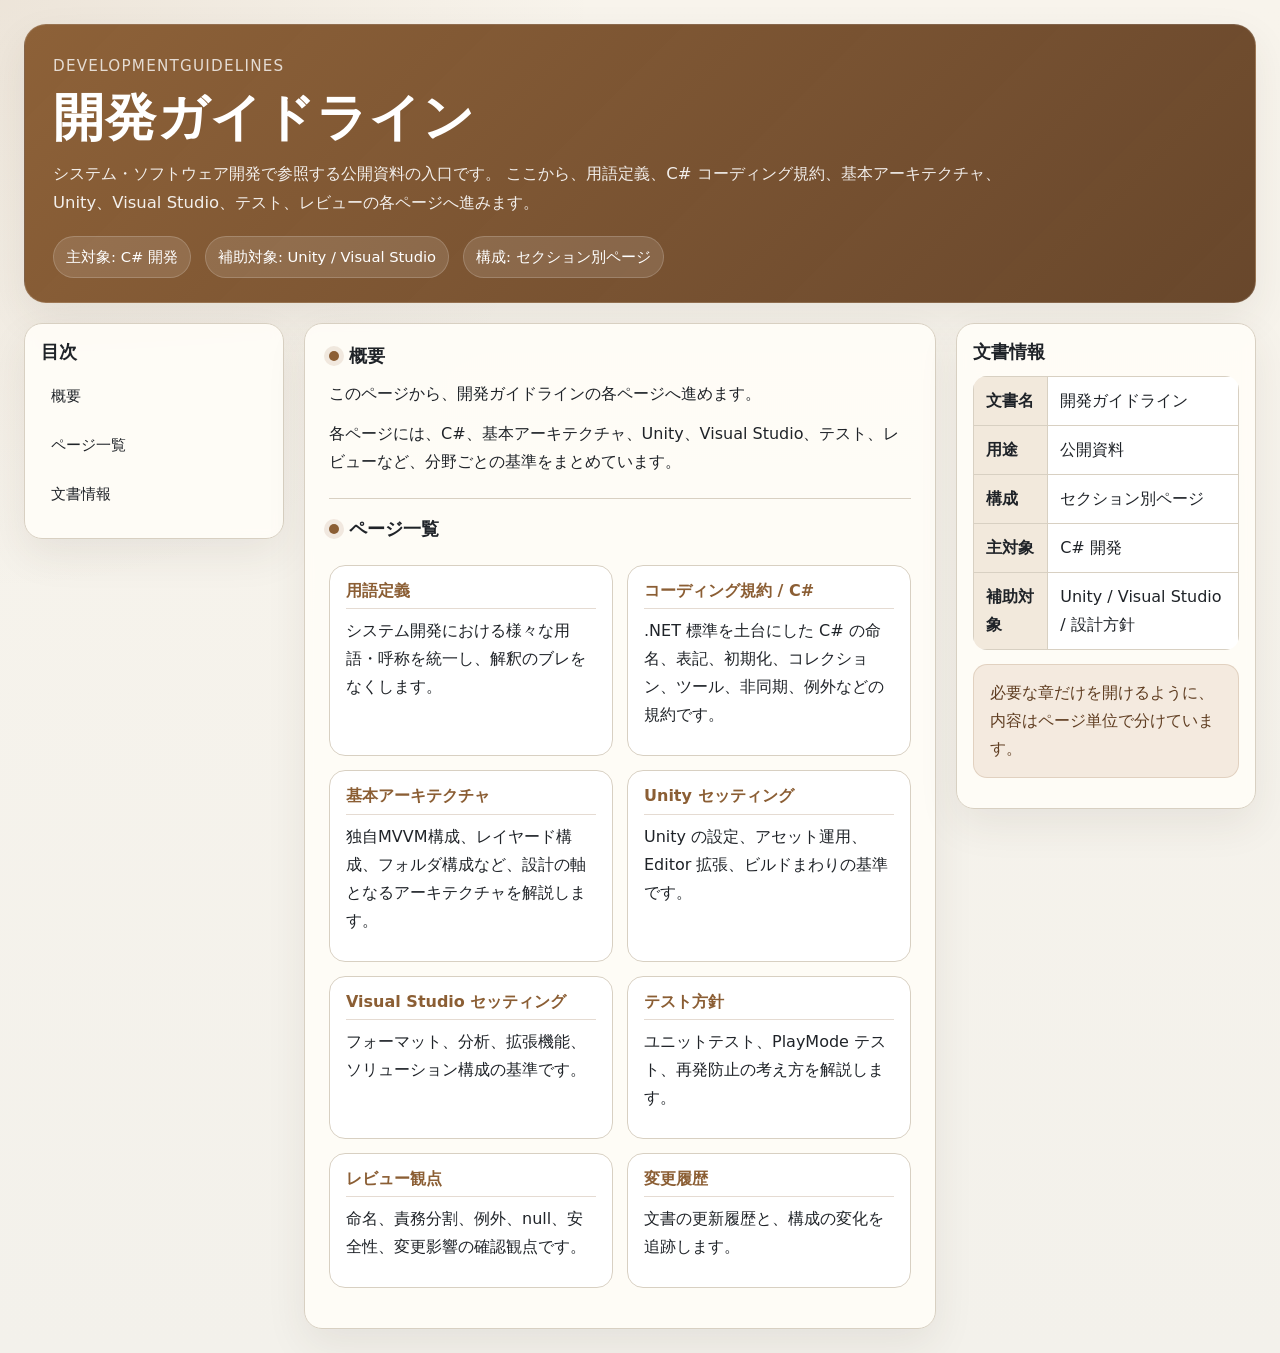
<file: HTML/index.html>
<!doctype html>
<html lang="ja">
<head>
  <meta charset="utf-8">
  <meta name="viewport" content="width=device-width, initial-scale=1">
  <title>開発ガイドライン</title>
  <link rel="stylesheet" href="styles.css">
</head>
<body>
  <div class="page">
    <header class="hero">
      <p class="eyebrow">DevelopmentGuidelines</p>
      <h1 class="title">開発ガイドライン</h1>
      <p class="lead">
        システム・ソフトウェア開発で参照する公開資料の入口です。
        ここから、用語定義、C# コーディング規約、基本アーキテクチャ、Unity、Visual Studio、テスト、レビューの各ページへ進みます。
      </p>
      <div class="meta" aria-label="文書メタ情報">
        <span class="chip">主対象: C# 開発</span>
        <span class="chip">補助対象: Unity / Visual Studio</span>
        <span class="chip">構成: セクション別ページ</span>
      </div>
    </header>

    <div class="layout">
      <aside class="panel" aria-label="目次">
        <h2>目次</h2>
        <ul class="toc">
          <li><a href="#overview">概要</a></li>
          <li><a href="#pages">ページ一覧</a></li>
          <li><a href="#docs">文書情報</a></li>
        </ul>
      </aside>

      <main class="content">
        <section class="section" id="overview">
          <h2>概要</h2>
          <p>このページから、開発ガイドラインの各ページへ進めます。</p>
          <p>各ページには、C#、基本アーキテクチャ、Unity、Visual Studio、テスト、レビューなど、分野ごとの基準をまとめています。</p>
        </section>

        <section class="section" id="pages">
          <h2>ページ一覧</h2>
          <div class="grid">
            <div class="card">
              <h3><a href="terminology.html">用語定義</a></h3>
              <p>システム開発における様々な用語・呼称を統一し、解釈のブレをなくします。</p>
            </div>
            <div class="card">
              <h3><a href="coding-standards.html">コーディング規約 / C#</a></h3>
              <p>.NET 標準を土台にした C# の命名、表記、初期化、コレクション、ツール、非同期、例外などの規約です。</p>
            </div>
            <div class="card">
              <h3><a href="architecture.html">基本アーキテクチャ</a></h3>
              <p>独自MVVM構成、レイヤード構成、フォルダ構成など、設計の軸となるアーキテクチャを解説します。</p>
            </div>
            <div class="card">
              <h3><a href="unity.html">Unity セッティング</a></h3>
              <p>Unity の設定、アセット運用、Editor 拡張、ビルドまわりの基準です。</p>
            </div>
            <div class="card">
              <h3><a href="visual-studio.html">Visual Studio セッティング</a></h3>
              <p>フォーマット、分析、拡張機能、ソリューション構成の基準です。</p>
            </div>
            <div class="card">
              <h3><a href="testing.html">テスト方針</a></h3>
              <p>ユニットテスト、PlayMode テスト、再発防止の考え方を解説します。</p>
            </div>
            <div class="card">
              <h3><a href="review.html">レビュー観点</a></h3>
              <p>命名、責務分割、例外、null、安全性、変更影響の確認観点です。</p>
            </div>
            <div class="card">
              <h3><a href="changelog.html">変更履歴</a></h3>
              <p>文書の更新履歴と、構成の変化を追跡します。</p>
            </div>
          </div>
        </section>
      </main>

      <aside class="summary" id="docs" aria-label="文書情報">
        <h2>文書情報</h2>
        <table class="table">
          <tbody>
            <tr>
              <th>文書名</th>
              <td>開発ガイドライン</td>
            </tr>
            <tr>
              <th>用途</th>
              <td>公開資料</td>
            </tr>
            <tr>
              <th>構成</th>
              <td>セクション別ページ</td>
            </tr>
            <tr>
              <th>主対象</th>
              <td>C# 開発</td>
            </tr>
            <tr>
              <th>補助対象</th>
              <td>Unity / Visual Studio / 設計方針</td>
            </tr>
          </tbody>
        </table>
        <div class="callout">
          必要な章だけを開けるように、内容はページ単位で分けています。
        </div>
      </aside>
    </div>
  </div>
</body>
</html>
</file>
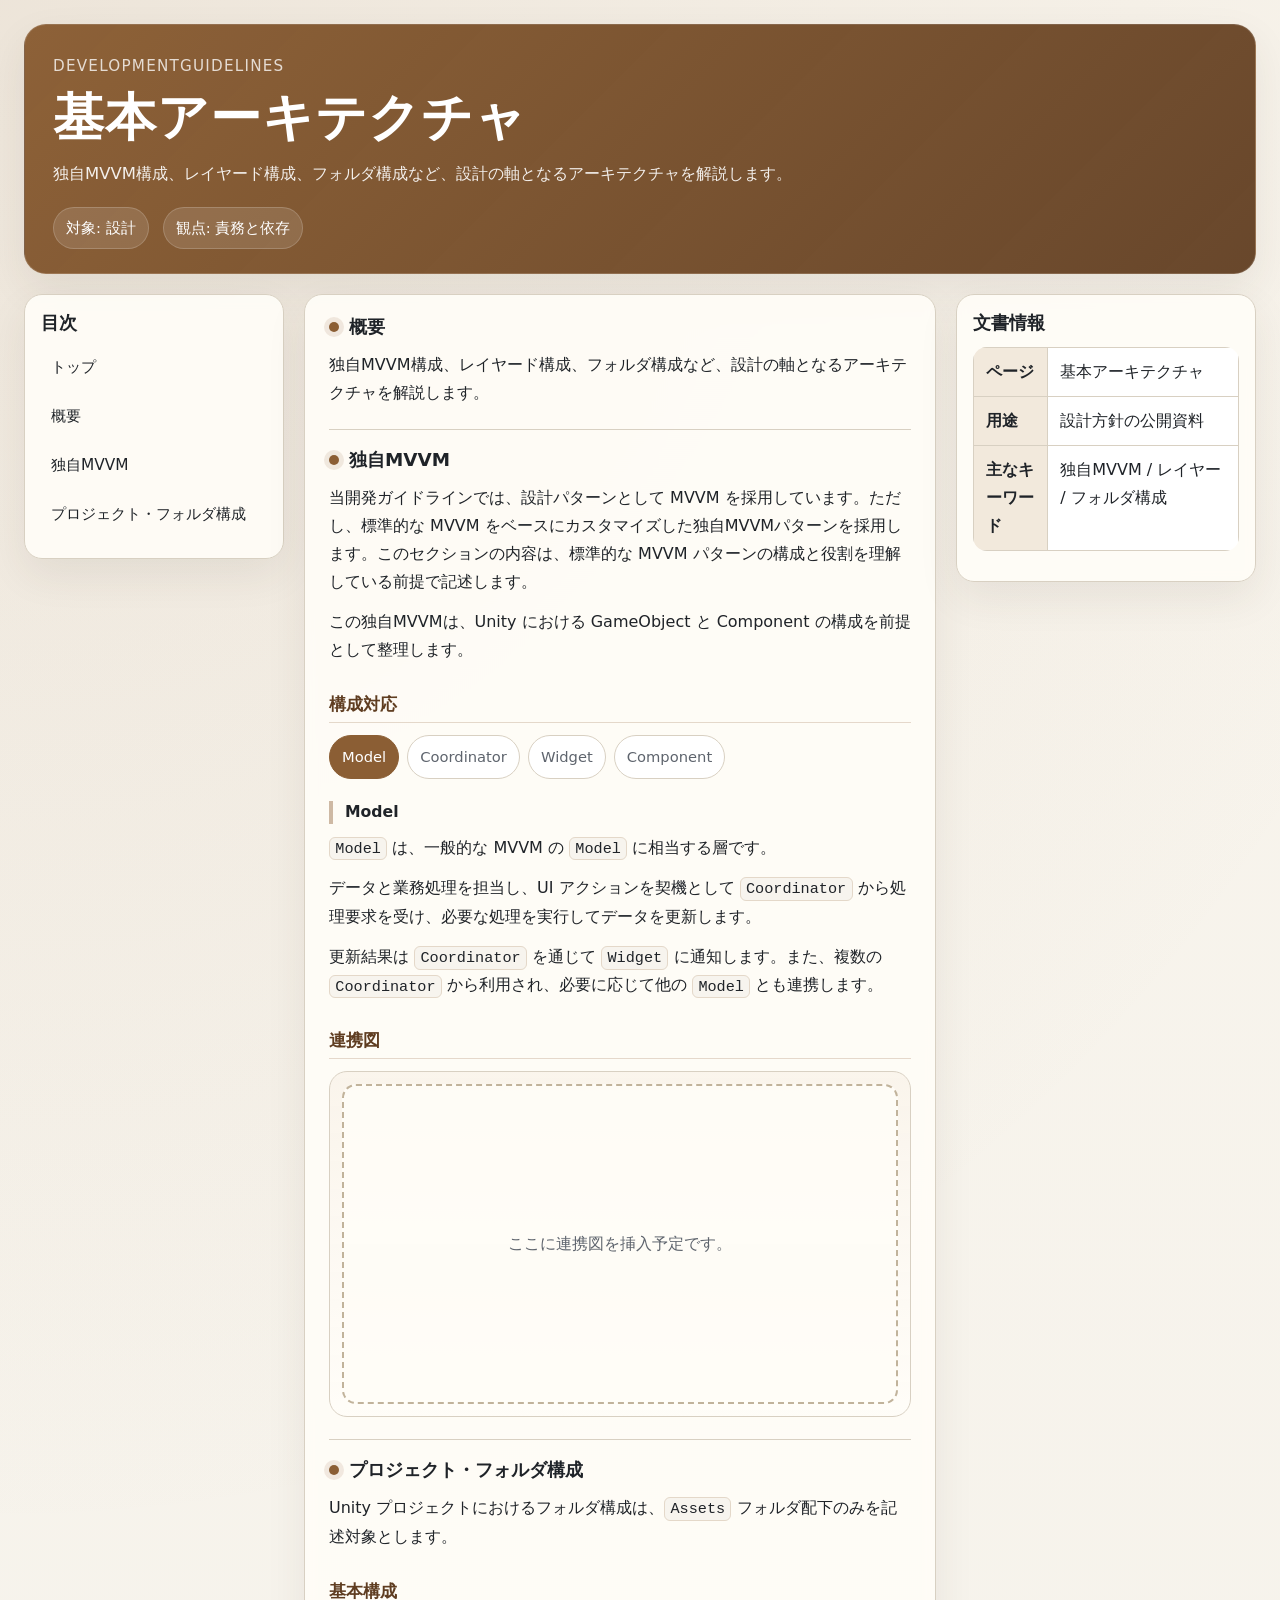
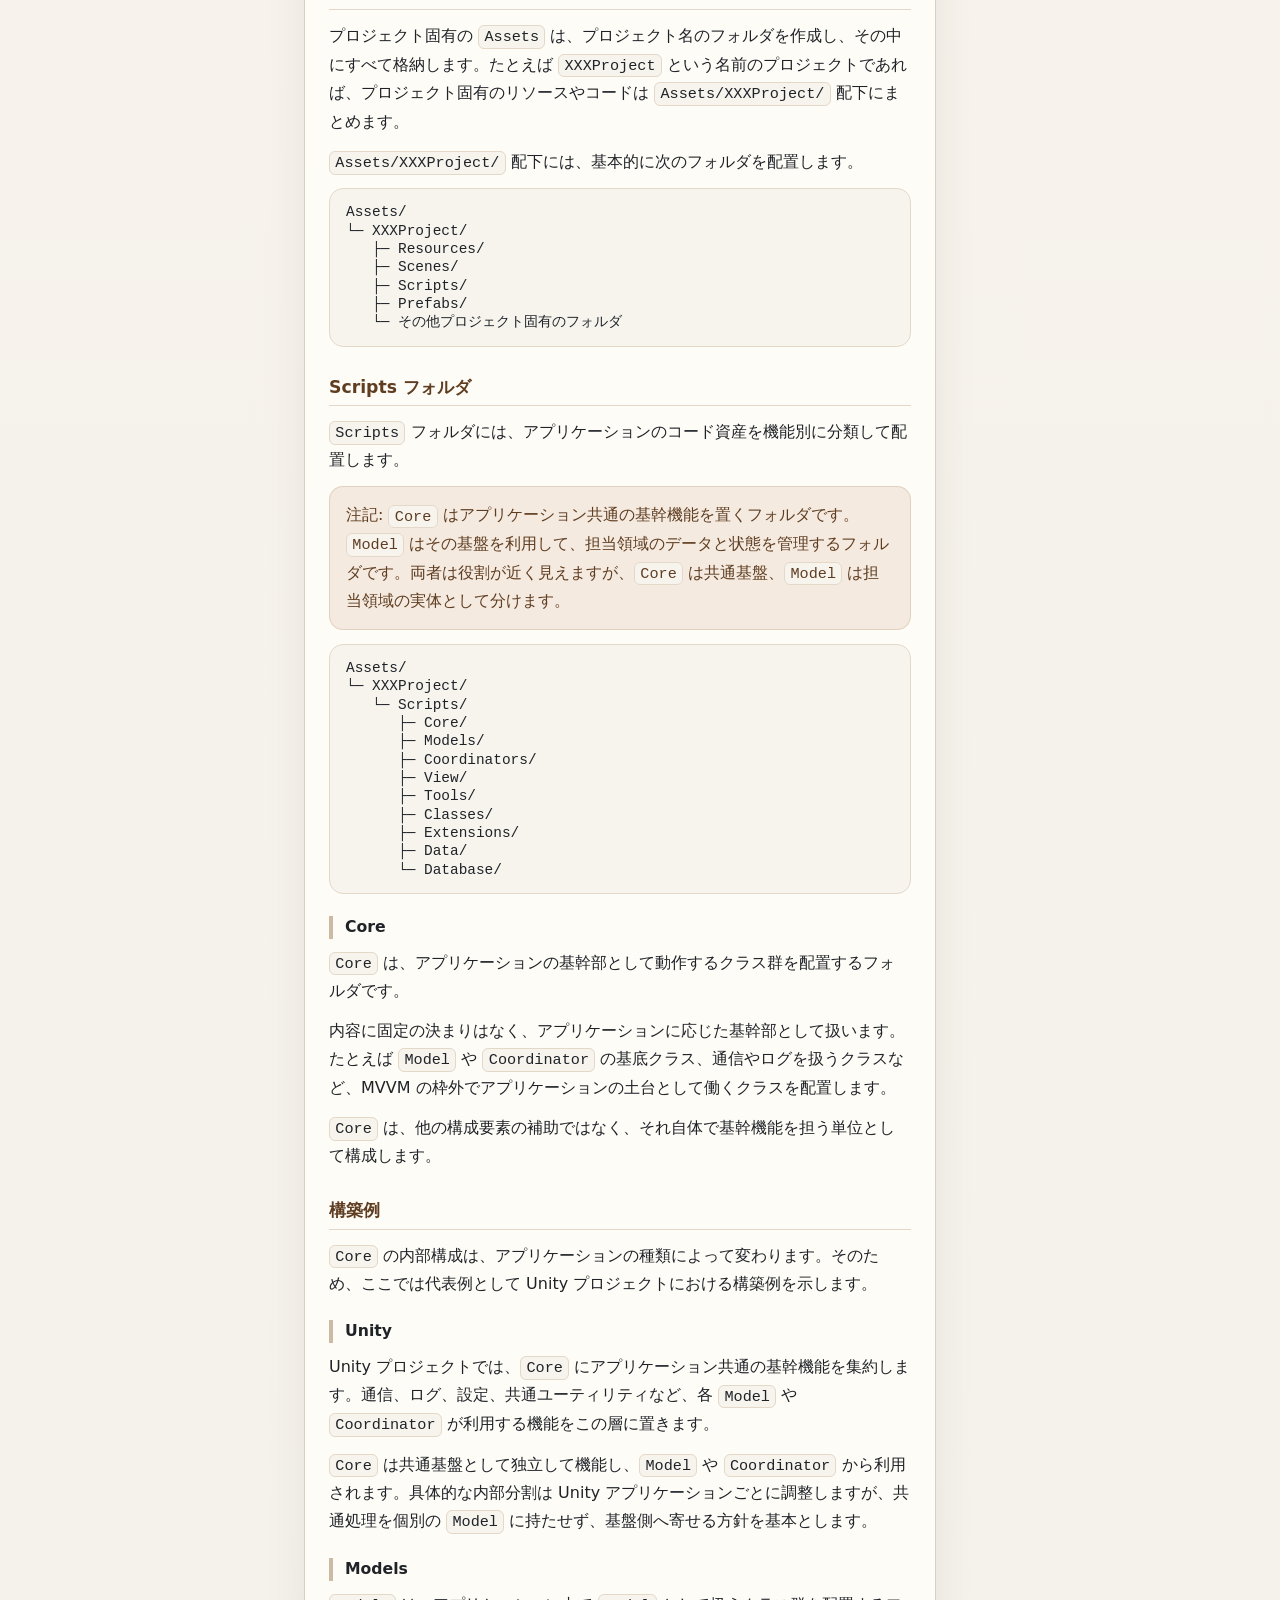
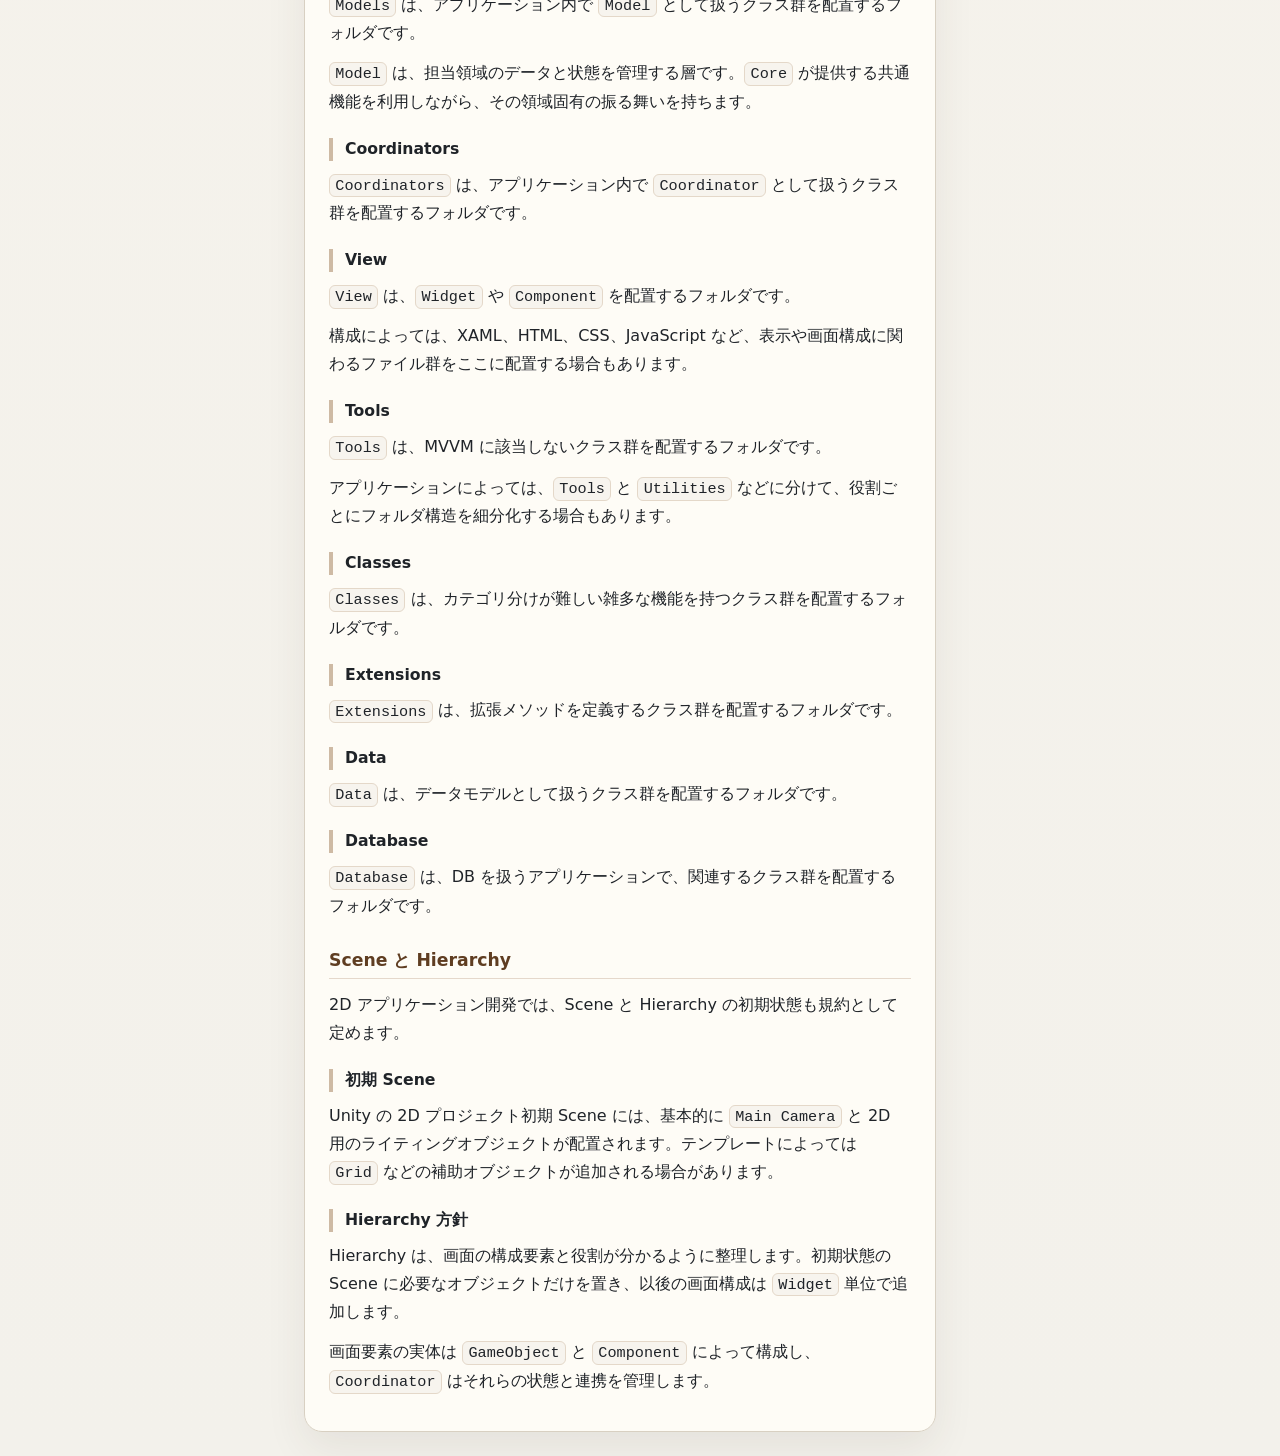
<file: HTML/architecture.html>
<!doctype html>
<html lang="ja">
<head>
  <meta charset="utf-8">
  <meta name="viewport" content="width=device-width, initial-scale=1">
  <title>基本アーキテクチャ</title>
  <link rel="stylesheet" href="styles.css">
</head>
<body class="detail-page">
  <div class="page">
    <header class="hero">
      <p class="eyebrow">DevelopmentGuidelines</p>
      <h1 class="title">基本アーキテクチャ</h1>
      <p class="lead">
        独自MVVM構成、レイヤード構成、フォルダ構成など、設計の軸となるアーキテクチャを解説します。
      </p>
      <div class="meta">
        <span class="chip">対象: 設計</span>
        <span class="chip">観点: 責務と依存</span>
      </div>
    </header>

    <div class="layout">
      <aside class="panel" aria-label="目次">
        <h2>目次</h2>
        <ul class="toc">
          <li><a href="index.html">トップ</a></li>
          <li><a href="#overview">概要</a></li>
          <li><a href="#mvvm">独自MVVM</a></li>
          <li><a href="#project-structure">プロジェクト・フォルダ構成</a></li>
        </ul>
      </aside>

      <main class="content">
        <section class="section" id="overview">
          <h2>概要</h2>
          <p>独自MVVM構成、レイヤード構成、フォルダ構成など、設計の軸となるアーキテクチャを解説します。</p>
        </section>

        <section class="section" id="mvvm">
          <h2>独自MVVM</h2>
          <p>
            当開発ガイドラインでは、設計パターンとして MVVM を採用しています。ただし、標準的な MVVM をベースにカスタマイズした独自MVVMパターンを採用します。このセクションの内容は、標準的な MVVM パターンの構成と役割を理解している前提で記述します。
          </p>
          <p>
            この独自MVVMは、Unity における GameObject と Component の構成を前提として整理します。
          </p>

          <h3>構成対応</h3>
          <div class="tabs">
            <input checked type="radio" name="mvvm-tabs" id="mvvm-tab-model">
            <input type="radio" name="mvvm-tabs" id="mvvm-tab-coordinator">
            <input type="radio" name="mvvm-tabs" id="mvvm-tab-widget">
            <input type="radio" name="mvvm-tabs" id="mvvm-tab-component">
            <div class="tab-controls" role="tablist" aria-label="構成対応">
              <label for="mvvm-tab-model">Model</label>
              <label for="mvvm-tab-coordinator">Coordinator</label>
              <label for="mvvm-tab-widget">Widget</label>
              <label for="mvvm-tab-component">Component</label>
            </div>
            <div class="tab-panels">
              <section class="tab-panel">
                <h4>Model</h4>
                <p>
                  <code>Model</code> は、一般的な MVVM の <code>Model</code> に相当する層です。
                </p>
                <p>
                  データと業務処理を担当し、UI アクションを契機として <code>Coordinator</code> から処理要求を受け、必要な処理を実行してデータを更新します。
                </p>
                <p>
                  更新結果は <code>Coordinator</code> を通じて <code>Widget</code> に通知します。また、複数の <code>Coordinator</code> から利用され、必要に応じて他の <code>Model</code> とも連携します。
                </p>
              </section>
              <section class="tab-panel">
                <h4>Coordinator</h4>
                <p>
                  <code>Coordinator</code> は、一般的な MVVM の <code>ViewModel</code> に相当する層です。
                </p>
                <p>
                  1 つ以上の <code>Widget</code> を担当し、<code>Model</code> から通知されたデータやイベントを受け取り、担当する <code>Widget</code> に必要な情報を通知します。また、UI アクションに応じて <code>Model</code> に処理を依頼します。
                </p>
                <p>
                  必要に応じて他の <code>Coordinator</code> や複数の <code>Model</code> とも連携します。<code>Widget</code> 間の連携は、必ず <code>Coordinator</code> を介して行います。
                </p>
                <div class="callout">
                  注記: <code>Coordinator</code> は、<code>Widget</code> を直接の表示単位として束ね、画面全体の振る舞いを調整する中間層です。<code>Widget</code> は末端の UI 機能単位として個別の入出力や表示制御を担当し、<code>Coordinator</code> はそれらの担当割り当てや相互連携をまとめます。
                </div>
              </section>
              <section class="tab-panel">
                <h4>Widget</h4>
                <p>
                  <code>Widget</code> は、複数の <code>Component</code> をまとめて 1 つの機能単位として扱う層です。
                </p>
                <p>
                  パネル、入力エリア、一覧表示領域など、ひとまとまりの UI 機能を表し、<code>Coordinator</code> から通知されたイベントやデータに応じて、担当する <code>Component</code> 群へ処理を振り分けます。
                </p>
                <p>
                  <code>Widget</code> 同士は直接連携せず、必要な連携は担当する <code>Coordinator</code> を介して行います。
                </p>
              </section>
              <section class="tab-panel">
                <h4>Component</h4>
                <p>
                  <code>Component</code> は、<code>View</code> を構成する末端単位です。
                </p>
                <p>
                  単体の <code>GameObject</code>、または単体の機能を提供する複数の <code>GameObject</code> をまとめた構成単位として扱い、ボタン、入力欄、ラベル表示、一覧の 1 要素など、個別の UI 機能を担当します。
                </p>
                <p>
                  <code>Component</code> 同士は直接連携せず、必要な連携は必ず担当する <code>Widget</code> を介して行います。
                </p>
              </section>
            </div>
          </div>

          <h3>連携図</h3>
          <div class="diagram-pyramid" aria-label="独自MVVMの階層構造">
            <div class="diagram-placeholder">
              ここに連携図を挿入予定です。
            </div>
          </div>
        </section>

        <section class="section" id="project-structure">
          <h2>プロジェクト・フォルダ構成</h2>
          <p>
            Unity プロジェクトにおけるフォルダ構成は、<code>Assets</code> フォルダ配下のみを記述対象とします。
          </p>

          <h3>基本構成</h3>
          <p>
            プロジェクト固有の <code>Assets</code> は、プロジェクト名のフォルダを作成し、その中にすべて格納します。たとえば <code>XXXProject</code> という名前のプロジェクトであれば、プロジェクト固有のリソースやコードは <code>Assets/XXXProject/</code> 配下にまとめます。
          </p>
          <p>
            <code>Assets/XXXProject/</code> 配下には、基本的に次のフォルダを配置します。
          </p>
          <pre><code>Assets/
└─ XXXProject/
   ├─ Resources/
   ├─ Scenes/
   ├─ Scripts/
   ├─ Prefabs/
   └─ その他プロジェクト固有のフォルダ
</code></pre>

          <h3>Scripts フォルダ</h3>
          <p>
            <code>Scripts</code> フォルダには、アプリケーションのコード資産を機能別に分類して配置します。
          </p>
          <div class="callout">
            注記: <code>Core</code> はアプリケーション共通の基幹機能を置くフォルダです。<code>Model</code> はその基盤を利用して、担当領域のデータと状態を管理するフォルダです。両者は役割が近く見えますが、<code>Core</code> は共通基盤、<code>Model</code> は担当領域の実体として分けます。
          </div>
          <pre><code>Assets/
└─ XXXProject/
   └─ Scripts/
      ├─ Core/
      ├─ Models/
      ├─ Coordinators/
      ├─ View/
      ├─ Tools/
      ├─ Classes/
      ├─ Extensions/
      ├─ Data/
      └─ Database/
</code></pre>

          <h4>Core</h4>
          <p>
            <code>Core</code> は、アプリケーションの基幹部として動作するクラス群を配置するフォルダです。
          </p>
          <p>
            内容に固定の決まりはなく、アプリケーションに応じた基幹部として扱います。たとえば <code>Model</code> や <code>Coordinator</code> の基底クラス、通信やログを扱うクラスなど、MVVM の枠外でアプリケーションの土台として働くクラスを配置します。
          </p>
          <p>
            <code>Core</code> は、他の構成要素の補助ではなく、それ自体で基幹機能を担う単位として構成します。
          </p>

          <h3>構築例</h3>
          <p>
            <code>Core</code> の内部構成は、アプリケーションの種類によって変わります。そのため、ここでは代表例として Unity プロジェクトにおける構築例を示します。
          </p>

          <h4>Unity</h4>
          <p>
            Unity プロジェクトでは、<code>Core</code> にアプリケーション共通の基幹機能を集約します。通信、ログ、設定、共通ユーティリティなど、各 <code>Model</code> や <code>Coordinator</code> が利用する機能をこの層に置きます。
          </p>
          <p>
            <code>Core</code> は共通基盤として独立して機能し、<code>Model</code> や <code>Coordinator</code> から利用されます。具体的な内部分割は Unity アプリケーションごとに調整しますが、共通処理を個別の <code>Model</code> に持たせず、基盤側へ寄せる方針を基本とします。
          </p>

          <h4>Models</h4>
          <p>
            <code>Models</code> は、アプリケーション内で <code>Model</code> として扱うクラス群を配置するフォルダです。
          </p>
          <p>
            <code>Model</code> は、担当領域のデータと状態を管理する層です。<code>Core</code> が提供する共通機能を利用しながら、その領域固有の振る舞いを持ちます。
          </p>

          <h4>Coordinators</h4>
          <p>
            <code>Coordinators</code> は、アプリケーション内で <code>Coordinator</code> として扱うクラス群を配置するフォルダです。
          </p>

          <h4>View</h4>
          <p>
            <code>View</code> は、<code>Widget</code> や <code>Component</code> を配置するフォルダです。
          </p>
          <p>
            構成によっては、XAML、HTML、CSS、JavaScript など、表示や画面構成に関わるファイル群をここに配置する場合もあります。
          </p>

          <h4>Tools</h4>
          <p>
            <code>Tools</code> は、MVVM に該当しないクラス群を配置するフォルダです。
          </p>
          <p>
            アプリケーションによっては、<code>Tools</code> と <code>Utilities</code> などに分けて、役割ごとにフォルダ構造を細分化する場合もあります。
          </p>

          <h4>Classes</h4>
          <p>
            <code>Classes</code> は、カテゴリ分けが難しい雑多な機能を持つクラス群を配置するフォルダです。
          </p>

          <h4>Extensions</h4>
          <p>
            <code>Extensions</code> は、拡張メソッドを定義するクラス群を配置するフォルダです。
          </p>

          <h4>Data</h4>
          <p>
            <code>Data</code> は、データモデルとして扱うクラス群を配置するフォルダです。
          </p>

          <h4>Database</h4>
          <p>
            <code>Database</code> は、DB を扱うアプリケーションで、関連するクラス群を配置するフォルダです。
          </p>

          <h3>Scene と Hierarchy</h3>
          <p>
            2D アプリケーション開発では、Scene と Hierarchy の初期状態も規約として定めます。
          </p>
          <h4>初期 Scene</h4>
          <p>
            Unity の 2D プロジェクト初期 Scene には、基本的に <code>Main Camera</code> と 2D 用のライティングオブジェクトが配置されます。テンプレートによっては <code>Grid</code> などの補助オブジェクトが追加される場合があります。
          </p>
          <h4>Hierarchy 方針</h4>
          <p>
            Hierarchy は、画面の構成要素と役割が分かるように整理します。初期状態の Scene に必要なオブジェクトだけを置き、以後の画面構成は <code>Widget</code> 単位で追加します。
          </p>
          <p>
            画面要素の実体は <code>GameObject</code> と <code>Component</code> によって構成し、<code>Coordinator</code> はそれらの状態と連携を管理します。
          </p>
        </section>
      </main>

      <aside class="summary">
        <h2>文書情報</h2>
        <table class="table">
          <tbody>
            <tr><th>ページ</th><td>基本アーキテクチャ</td></tr>
            <tr><th>用途</th><td>設計方針の公開資料</td></tr>
            <tr><th>主なキーワード</th><td>独自MVVM / レイヤー / フォルダ構成</td></tr>
          </tbody>
        </table>
      </aside>
    </div>
  </div>
</body>
</html>
</file>
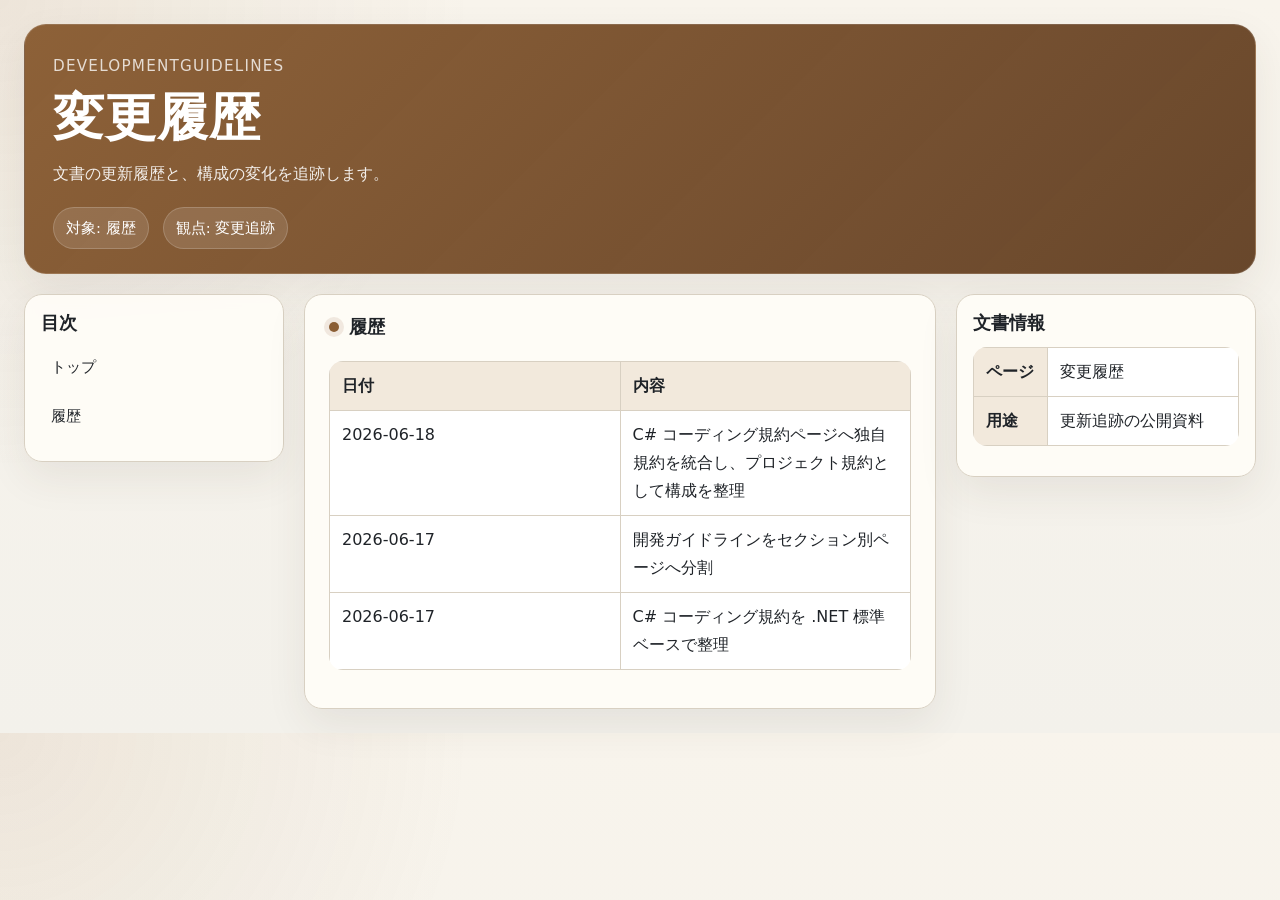
<file: HTML/changelog.html>
<!doctype html>
<html lang="ja">
<head>
  <meta charset="utf-8">
  <meta name="viewport" content="width=device-width, initial-scale=1">
  <title>変更履歴</title>
  <link rel="stylesheet" href="styles.css">
</head>
<body class="detail-page">
  <div class="page">
    <header class="hero">
      <p class="eyebrow">DevelopmentGuidelines</p>
      <h1 class="title">変更履歴</h1>
      <p class="lead">文書の更新履歴と、構成の変化を追跡します。</p>
      <div class="meta">
        <span class="chip">対象: 履歴</span>
        <span class="chip">観点: 変更追跡</span>
      </div>
    </header>

    <div class="layout">
      <aside class="panel">
        <h2>目次</h2>
        <ul class="toc">
          <li><a href="index.html">トップ</a></li>
          <li><a href="#log">履歴</a></li>
        </ul>
      </aside>

      <main class="content">
        <section class="section" id="log">
          <h2>履歴</h2>
          <table class="table">
            <thead>
              <tr>
                <th>日付</th>
                <th>内容</th>
              </tr>
            </thead>
            <tbody>
              <tr>
                <td>2026-06-18</td>
                <td>C# コーディング規約ページへ独自規約を統合し、プロジェクト規約として構成を整理</td>
              </tr>
              <tr>
                <td>2026-06-17</td>
                <td>開発ガイドラインをセクション別ページへ分割</td>
              </tr>
              <tr>
                <td>2026-06-17</td>
                <td>C# コーディング規約を .NET 標準ベースで整理</td>
              </tr>
            </tbody>
          </table>
        </section>
      </main>

      <aside class="summary">
        <h2>文書情報</h2>
        <table class="table">
          <tbody>
            <tr><th>ページ</th><td>変更履歴</td></tr>
            <tr><th>用途</th><td>更新追跡の公開資料</td></tr>
          </tbody>
        </table>
      </aside>
    </div>
  </div>
</body>
</html>
</file>
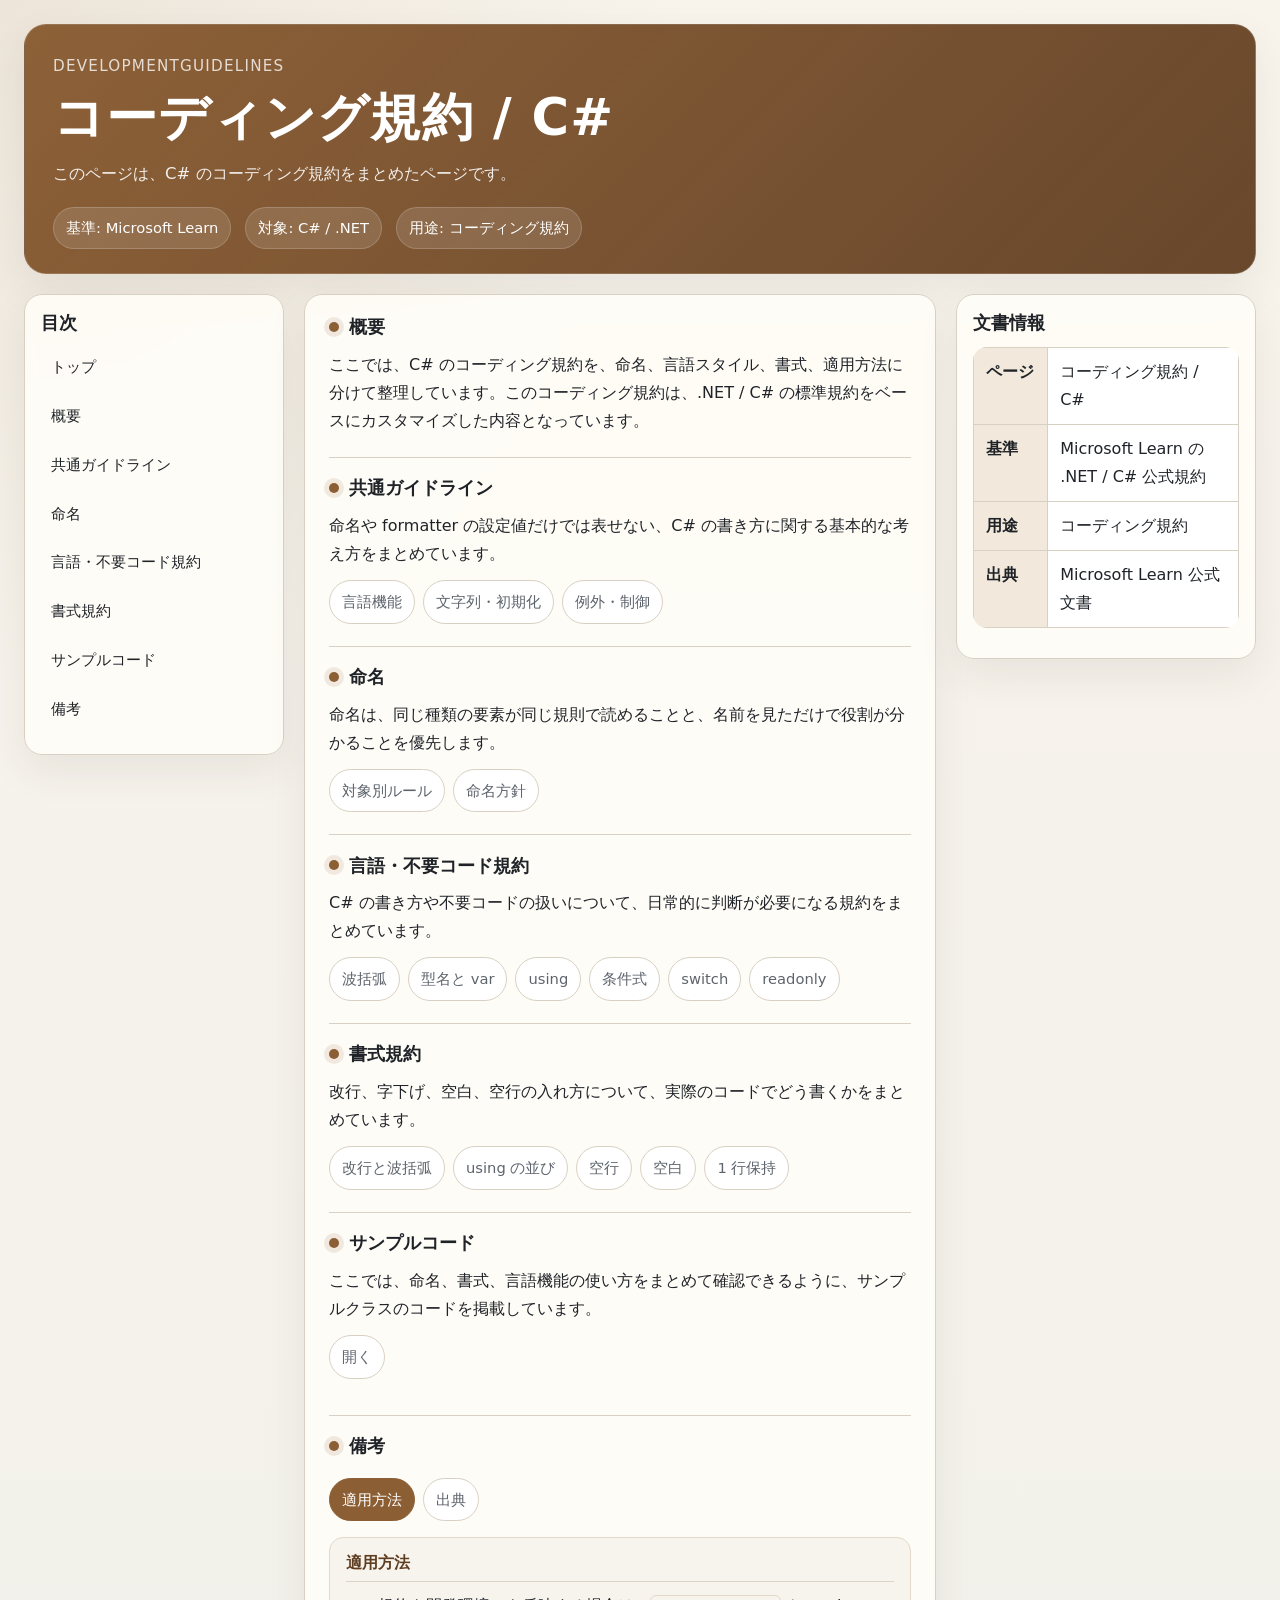
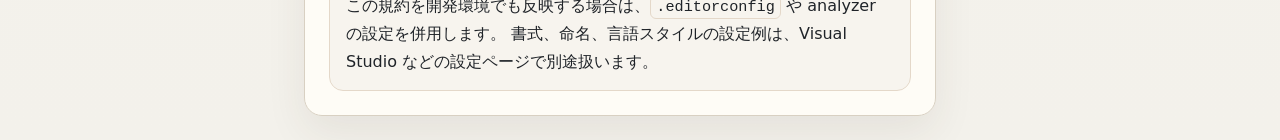
<file: HTML/coding-standards.html>
<!doctype html>
<html lang="ja">
<head>
  <meta charset="utf-8">
  <meta name="viewport" content="width=device-width, initial-scale=1">
  <title>コーディング規約 / C#</title>
  <link rel="stylesheet" href="styles.css">
</head>
<body class="detail-page">
  <div class="page">
    <header class="hero">
      <p class="eyebrow">DevelopmentGuidelines</p>
      <h1 class="title">コーディング規約 / C#</h1>
      <p class="lead">
        このページは、C# のコーディング規約をまとめたページです。
      </p>
      <div class="meta" aria-label="文書メタ情報">
        <span class="chip">基準: Microsoft Learn</span>
        <span class="chip">対象: C# / .NET</span>
        <span class="chip">用途: コーディング規約</span>
      </div>
    </header>

    <div class="layout">
      <aside class="panel" aria-label="目次">
        <h2>目次</h2>
        <ul class="toc">
          <li><a href="index.html">トップ</a></li>
          <li><a href="#overview">概要</a></li>
          <li><a href="#guidelines">共通ガイドライン</a></li>
          <li><a href="#naming">命名</a></li>
          <li><a href="#language-rules">言語・不要コード規約</a></li>
          <li><a href="#formatting">書式規約</a></li>
          <li><a href="#sample-code">サンプルコード</a></li>
          <li><a href="#notes">備考</a></li>
        </ul>
      </aside>

      <main class="content">
        <section class="section" id="overview">
          <h2>概要</h2>
          <p>
            ここでは、C# のコーディング規約を、命名、言語スタイル、書式、適用方法に分けて整理しています。このコーディング規約は、.NET / C# の標準規約をベースにカスタマイズした内容となっています。
          </p>
        </section>

        <section class="section" id="guidelines">
          <h2>共通ガイドライン</h2>
          <div class="section-body">
            <p>
              命名や formatter の設定値だけでは表せない、C# の書き方に関する基本的な考え方をまとめています。
            </p>
            <div class="tabs toggle-tabs" data-open="false">
                <input checked type="radio" name="guidelines-tabs" id="guidelines-tab-1">
                <input type="radio" name="guidelines-tabs" id="guidelines-tab-2">
                <input type="radio" name="guidelines-tabs" id="guidelines-tab-3">
                <div class="tab-controls" role="tablist" aria-label="共通ガイドライン">
                  <label for="guidelines-tab-1">言語機能</label>
                  <label for="guidelines-tab-2">文字列・初期化</label>
                  <label for="guidelines-tab-3">例外・制御</label>
                </div>
                <div class="tab-panels">
                    <section class="tab-panel">
                      <h3>言語機能の使い方</h3>
                      <ul>
                        <li>可能な限り新しい C# 言語機能と現行の書き方を使います。</li>
                        <li>古い構文や回りくどい書き方は避けます。</li>
                        <li>読みやすさと単純さを優先し、不要に複雑なコードを避けます。</li>
                        <li>I/O バウンド処理では <code>async</code> / <code>await</code> を使います。</li>
                        <li>コレクション処理では LINQ を読みやすさの範囲で活用します。</li>
                        <li>型名は <code>string</code> や <code>int</code> などの C# キーワードを優先します。</li>
                        <li><code>var</code> は式から型が明確に読み取れる場合に使います。</li>
                        <li>符号なし型より <code>int</code> を優先します。</li>
                      </ul>
                    </section>
                    <section class="tab-panel">
                      <h3>文字列・初期化・コレクション</h3>
                      <ul>
                        <li>短い文字列連結は文字列補間を使います。</li>
                        <li>ループ内で大量の文字列を連結するときは <code>StringBuilder</code> を使います。</li>
                        <li>エスケープや verbatim 文字列より raw string literal を優先します。</li>
                        <li>オブジェクト生成では簡潔な <code>new()</code> やオブジェクト初期化子を使います。</li>
                        <li>コレクション初期化では collection expressions を使います。</li>
                        <li>必須初期化が必要な値には <code>required</code> を検討します。</li>
                      </ul>
                    </section>
                    <section class="tab-panel">
                      <h3>例外・制御・イベント</h3>
                      <ul>
                        <li>捕捉するのは適切に処理できる例外だけにします。</li>
                        <li><code>using</code> で表現できる解放処理に、解放目的だけの <code>try-finally</code> は使いません。</li>
                        <li>比較では <code>&amp;&amp;</code> と <code>||</code> を優先します。</li>
                        <li>単純な delegate は <code>Func&lt;&gt;</code> と <code>Action&lt;&gt;</code> を優先します。</li>
                        <li>後で解除しないイベント ハンドラーは lambda で書けます。</li>
                      </ul>
                    </section>
                </div>
            </div>
          </div>
        </section>

        <section class="section" id="naming">
          <h2>命名</h2>
          <div class="section-body">
            <p>
              命名は、同じ種類の要素が同じ規則で読めることと、名前を見ただけで役割が分かることを優先します。
            </p>
            <div class="tabs toggle-tabs" data-open="false">
                <input checked type="radio" name="naming-tabs" id="naming-tab-1">
                <input type="radio" name="naming-tabs" id="naming-tab-2">
                <div class="tab-controls" role="tablist" aria-label="命名">
                  <label for="naming-tab-1">対象別ルール</label>
                  <label for="naming-tab-2">命名方針</label>
                </div>
                <div class="tab-panels">
                    <section class="tab-panel">
                      <h3>対象ごとの命名規約</h3>
                      <table class="table">
                        <thead>
                          <tr>
                            <th>対象</th>
                            <th>規約</th>
                          </tr>
                        </thead>
                        <tbody>
                          <tr>
                            <td>class / struct / enum</td>
                            <td>ケース識別子 + <code>PascalCase</code></td>
                          </tr>
                          <tr>
                            <td>interface</td>
                            <td><code>I</code> + ケース識別子 + <code>PascalCase</code></td>
                          </tr>
                          <tr>
                            <td>namespace</td>
                            <td>ケース識別子をルートにした階層名</td>
                          </tr>
                          <tr>
                            <td>public / protected 系メンバー</td>
                            <td><code>PascalCase</code></td>
                          </tr>
                          <tr>
                            <td>property</td>
                            <td><code>PascalCase</code></td>
                          </tr>
                          <tr>
                            <td>private / internal field</td>
                            <td><code>_camelCase</code></td>
                          </tr>
                          <tr>
                            <td>private / internal static field</td>
                            <td><code>s_</code> + <code>camelCase</code></td>
                          </tr>
                          <tr>
                            <td>thread static field</td>
                            <td><code>t_</code> + <code>camelCase</code></td>
                          </tr>
                          <tr>
                            <td>method parameter / local variable</td>
                            <td><code>camelCase</code></td>
                          </tr>
                          <tr>
                            <td>const</td>
                            <td><code>PascalCase</code></td>
                          </tr>
                        </tbody>
                      </table>
                    </section>
                    <section class="tab-panel">
                      <h3>命名方針</h3>
                      <ul>
                        <li>名前空間・クラス名・設定名・資産名は、ケース識別子を先頭に付けた名前で統一します。</li>
                        <li>名前空間のルートはケース識別子から始め、<code>XXX.Client.UI</code>、<code>XXX.Client.Tools</code>、<code>XXX.Server.Core</code> のように役割ごとに分けます。</li>
                        <li>ケース間で名前空間を共有しません。</li>
                        <li>名前は短さより明確さを優先し、意味が伝わるものにします。</li>
                        <li>略語や頭文字語は、一般に通じるものを使い、<code>ID</code>、<code>TCP</code>、<code>UI</code> のように大文字のまま維持します。</li>
                        <li><code>DataBase</code> を <code>DB</code> とするような、意味が通る略称は許容します。</li>
                        <li>attribute 型は <code>Attribute</code> で終える名前にします。</li>
                        <li>enum は通常は単数形、flags enum は複数形にします。</li>
                        <li>単文字名は避け、ループ変数にも意味が分かる名前を使います。</li>
                        <li>必要な場合は <code>@if</code> のような verbatim identifier を使えます。</li>
                        <li>連続する <code>__</code> は使いません。</li>
                      </ul>
                    </section>
                </div>
            </div>
          </div>
        </section>

        <section class="section" id="language-rules">
          <h2>言語・不要コード規約</h2>
          <div class="section-body">
            <p>
              C# の書き方や不要コードの扱いについて、日常的に判断が必要になる規約をまとめています。
            </p>
            <div class="tabs toggle-tabs" data-open="false">
                <input checked type="radio" name="language-tabs" id="language-tab-1">
                <input type="radio" name="language-tabs" id="language-tab-2">
                <input type="radio" name="language-tabs" id="language-tab-3">
                <input type="radio" name="language-tabs" id="language-tab-4">
                <input type="radio" name="language-tabs" id="language-tab-5">
                <input type="radio" name="language-tabs" id="language-tab-6">
                <div class="tab-controls" role="tablist" aria-label="言語・不要コード規約">
                  <label for="language-tab-1">波括弧</label>
                  <label for="language-tab-2">型名と var</label>
                  <label for="language-tab-3">using</label>
                  <label for="language-tab-4">条件式</label>
                  <label for="language-tab-5">switch</label>
                  <label for="language-tab-6">readonly</label>
                </div>
                <div class="tab-panels">
                    <section class="tab-panel">
                      <h3>波括弧</h3>
                      <ul>
                        <li><code>if</code>、<code>for</code>、<code>foreach</code>、<code>while</code> の本体は、1 行でも波括弧を付けます。</li>
                      </ul>
                      <pre><code class="language-csharp">if (isReady)
{
    Start();
}

foreach (var item in items)
{
    Process(item);
}</code></pre>
                    </section>
                    <section class="tab-panel">
                      <h3>型名と var</h3>
                      <ul>
                        <li>組み込み型は <code>string</code>、<code>int</code>、<code>bool</code> などの C# キーワード型を使います。</li>
                        <li><code>var</code> は、右辺を見れば型が明確に分かる場合だけ使います。</li>
                      </ul>
                      <pre><code class="language-csharp">string title = "Guidelines";
int retryCount = 3;

var user = new UserProfile();
var values = new List&lt;int&gt;();

UserProfile profile = CreateProfile();
RequestContext context = BuildContext();</code></pre>
                    </section>
                    <section class="tab-panel">
                      <h3>using と解放処理</h3>
                      <ul>
                        <li>解放が必要なオブジェクトは <code>using</code> で扱い、解放目的だけの <code>try-finally</code> は使いません。</li>
                        <li>不要な <code>using</code> ディレクティブは残しません。</li>
                      </ul>
                      <pre><code class="language-csharp">using var stream = File.OpenRead(path);
using var reader = new StreamReader(stream);

var content = reader.ReadToEnd();</code></pre>
                    </section>
                    <section class="tab-panel">
                      <h3>条件式と null 判定</h3>
                      <ul>
                        <li>null 判定や条件式は、読みやすい書き方を優先して簡潔に書きます。</li>
                        <li>不要な比較や不要な null 許容演算子は残しません。</li>
                      </ul>
                      <pre><code class="language-csharp">if (user is null)
{
    return;
}

var displayName = user.Profile?.DisplayName ?? "Unknown";</code></pre>
                    </section>
                    <section class="tab-panel">
                      <h3>switch とパターンマッチ</h3>
                      <ul>
                        <li>条件分岐を式として自然に書ける場合は、<code>switch</code> 式やパターンマッチを使います。</li>
                        <li>型判定とキャストを続けて書く場合は、パターンマッチでまとめます。</li>
                      </ul>
                      <pre><code class="language-csharp">var message = status switch
{
    Status.Success => "Completed",
    Status.Failed => "Failed",
    _ => "Pending"
};

if (request is LoginRequest loginRequest)
{
    Validate(loginRequest);
}</code></pre>
                    </section>
                    <section class="tab-panel">
                      <h3>readonly と不要コード</h3>
                      <ul>
                        <li>再代入しないフィールドには <code>readonly</code> を付けます。</li>
                        <li>不要な引数、不要な suppression、不要なコードは残しません。</li>
                      </ul>
                      <pre><code class="language-csharp">private readonly ILogger _logger;
private readonly IRepository _repository;

public UserService(ILogger logger, IRepository repository)
{
    _logger = logger;
    _repository = repository;
}</code></pre>
                    </section>
                </div>
            </div>
          </div>
        </section>

        <section class="section" id="formatting">
          <h2>書式規約</h2>
          <div class="section-body">
            <p>
              改行、字下げ、空白、空行の入れ方について、実際のコードでどう書くかをまとめています。
            </p>
            <div class="tabs toggle-tabs" data-open="false">
                <input checked type="radio" name="formatting-tabs" id="formatting-tab-1">
                <input type="radio" name="formatting-tabs" id="formatting-tab-2">
                <input type="radio" name="formatting-tabs" id="formatting-tab-3">
                <input type="radio" name="formatting-tabs" id="formatting-tab-4">
                <input type="radio" name="formatting-tabs" id="formatting-tab-5">
                <div class="tab-controls" role="tablist" aria-label="書式規約">
                  <label for="formatting-tab-1">改行と波括弧</label>
                  <label for="formatting-tab-2">using の並び</label>
                  <label for="formatting-tab-3">空行</label>
                  <label for="formatting-tab-4">空白</label>
                  <label for="formatting-tab-5">1 行保持</label>
                </div>
                <div class="tab-panels">
                    <section class="tab-panel">
                      <h3>改行と波括弧</h3>
                      <ul>
                        <li>波括弧は新しい行に置きます。</li>
                        <li><code>else</code>、<code>catch</code>、<code>finally</code> は新しい行に置きます。</li>
                        <li><code>switch</code> の <code>case</code> 本文はインデントし、ラベル自体もインデントします。</li>
                      </ul>
                      <pre><code class="language-csharp">if (isValid)
{
    Execute();
}
else
{
    Recover();
}

switch (status)
{
    case Status.Ready:
        Start();
        break;
}</code></pre>
                    </section>
                    <section class="tab-panel">
                      <h3>using の並び</h3>
                      <ul>
                        <li>using はカテゴリごとに分け、カテゴリ間を 1 行空けます。</li>
                      </ul>
                      <pre><code class="language-csharp">using System;
using System.Collections.Generic;

using Cysharp.Threading.Tasks;

using XXX.Client.UI;
using XXX.Server.Core;</code></pre>
                    </section>
                    <section class="tab-panel">
                      <h3>空行の入れ方</h3>
                      <ul>
                        <li>namespace の前を 5 行空けます。</li>
                        <li>クラス内部ではカテゴリ切り替えを 5 行空けます。</li>
                        <li>同一カテゴリ内の項目は 3 行空けます。</li>
                        <li>メソッド内の処理の塊は 1 行空けます。</li>
                      </ul>
                      <pre><code class="language-csharp">using System;
using System.Collections.Generic;





namespace XXX.Client.UI
{
    public sealed class XXXUserPanel
    {
        private readonly ILogger _logger;



        private readonly IRepository _repository;





        public void Initialize()
        {
            LoadSettings();

            BindEvents();
        }
    }
}</code></pre>
                    </section>
                    <section class="tab-panel">
                      <h3>空白</h3>
                      <ul>
                        <li>キーワードの後、カンマの後、二項演算子の前後には空白を入れます。</li>
                        <li>メソッド名と開き括弧の間、キャストの直後、ドットの前後には不要な空白を入れません。</li>
                      </ul>
                      <pre><code class="language-csharp">if (isEnabled && retryCount &gt; 0)
{
    Save(userId, retryCount);
}

var value = (int)count;
result = service.Execute(request);</code></pre>
                    </section>
                    <section class="tab-panel">
                      <h3>1 行保持</h3>
                      <ul>
                        <li>1 行で書ける単純な文でも、可読性を損なう場合は複数行に展開します。</li>
                        <li>複数の処理を 1 行に詰め込まず、読みやすさを優先します。</li>
                      </ul>
                      <pre><code class="language-csharp">if (shouldNotify)
{
    Notify();
}

return new UserSummary
{
    Id = user.Id,
    Name = user.Name
};</code></pre>
                    </section>
                </div>
            </div>
          </div>
        </section>

        <section class="section" id="sample-code">
          <h2>サンプルコード</h2>
          <div class="section-body">
            <p>
              ここでは、命名、書式、言語機能の使い方をまとめて確認できるように、サンプルクラスのコードを掲載しています。
            </p>
            <details class="section-toggle sample-toggle">
              <summary>
                <span class="label-closed">開く</span>
                <span class="label-open">▲閉じる</span>
              </summary>
              <pre><code class="language-csharp">using System;
using System.Collections.Generic;
using System.IO;
using System.Linq;





namespace XXX.Client.UI
{
    public sealed class XXXClassName
    {
        private static readonly string s_defaultTitle = "XXX Default Title";



        private readonly IXXXRepository _repository;



        private readonly ILogger _logger;





        private int _retryCount;



        public string Title { get; private set; }



        public IReadOnlyList&lt;string&gt; Items { get; private set; }



        public XXXClassName(IXXXRepository repository, ILogger logger)
        {
            _repository = repository;
            _logger = logger;
            Title = s_defaultTitle;
            Items = Array.Empty&lt;string&gt;();
        }





        public void Initialize(IEnumerable&lt;string&gt; sourceItems)
        {
            ArgumentNullException.ThrowIfNull(sourceItems);

            Items = sourceItems
                .Where(item =&gt; !string.IsNullOrWhiteSpace(item))
                .Select(item =&gt; item.Trim())
                .ToArray();

            Title = BuildTitle(Items.Count);
        }



        public string Execute(bool isEnabled, string? basePath)
        {
            if (!isEnabled)
            {
                return "Disabled";
            }

            if (basePath is null)
            {
                return "Path is required";
            }

            using var stream = File.OpenRead(basePath);
            using var reader = new StreamReader(stream);

            var content = reader.ReadToEnd();
            var summary = content.Length switch
            {
                0 =&gt; "Empty",
                &lt; 100 =&gt; "Short",
                &lt; 500 =&gt; "Medium",
                _ =&gt; "Long"
            };

            for (var itemIndex = 0; itemIndex &lt; Items.Count; itemIndex++)
            {
                var itemName = Items[itemIndex];

                if (string.IsNullOrWhiteSpace(itemName))
                {
                    continue;
                }

                _logger.Log($"Processing: {itemName}");
            }

            foreach (var itemName in Items)
            {
                if (itemName.Length &lt; 3)
                {
                    continue;
                }

                _repository.Save(itemName, summary);
            }

            while (_retryCount &lt; 3)
            {
                if (TryComplete())
                {
                    break;
                }

                _retryCount++;
            }

            return summary;
        }



        private string BuildTitle(int itemCount)
        {
            var label = itemCount switch
            {
                0 =&gt; "No Items",
                1 =&gt; "Single Item",
                _ =&gt; $"{itemCount} Items"
            };

            return $"XXX {label}";
        }



        private bool TryComplete()
        {
            var timestamp = DateTime.UtcNow;

            _logger.Log($"Retry Count: {_retryCount}, Timestamp: {timestamp:O}");

            return _retryCount &gt;= 1;
        }
    }





    public interface IXXXRepository
    {
        void Save(string itemName, string summary);
    }





    public interface ILogger
    {
        void Log(string message);
    }
}</code></pre>
            </details>
          </div>
        </section>

        <section class="section notes-section" id="notes">
          <h2>備考</h2>
          <div class="tabs">
            <input checked type="radio" name="notes-tabs" id="notes-tab-1">
            <input type="radio" name="notes-tabs" id="notes-tab-2">
            <div class="tab-controls" role="tablist" aria-label="備考">
              <label for="notes-tab-1">適用方法</label>
              <label for="notes-tab-2">出典</label>
            </div>
            <div class="tab-panels">
              <section class="tab-panel note-card">
                <h3>適用方法</h3>
                <p>
                  この規約を開発環境でも反映する場合は、<code>.editorconfig</code> や analyzer の設定を併用します。
                  書式、命名、言語スタイルの設定例は、Visual Studio などの設定ページで別途扱います。
                </p>
              </section>
              <section class="tab-panel note-card">
                <h3>出典</h3>
                <p>
                  この規約は、Microsoft Learn の .NET / C# 公式規約を基準として整理しています。
                </p>
                <ul>
                  <li><a href="https://learn.microsoft.com/en-us/dotnet/csharp/fundamentals/coding-style/coding-conventions">Common C# code conventions</a></li>
                  <li><a href="https://learn.microsoft.com/en-us/dotnet/csharp/fundamentals/coding-style/identifier-names">C# identifier naming rules and conventions</a></li>
                  <li><a href="https://learn.microsoft.com/en-us/dotnet/fundamentals/code-analysis/style-rules/">Code-style rules overview</a></li>
                  <li><a href="https://learn.microsoft.com/en-us/dotnet/fundamentals/code-analysis/style-rules/language-rules">Code-style language and unnecessary code rules</a></li>
                  <li><a href="https://learn.microsoft.com/en-us/dotnet/fundamentals/code-analysis/style-rules/csharp-formatting-options">C# formatting options</a></li>
                  <li><a href="https://learn.microsoft.com/en-us/dotnet/fundamentals/code-analysis/style-rules/dotnet-formatting-options">.NET formatting options</a></li>
                  <li><a href="https://learn.microsoft.com/en-us/dotnet/fundamentals/code-analysis/style-rules/naming-rules">Code-style naming rules</a></li>
                  <li><a href="https://learn.microsoft.com/en-us/dotnet/fundamentals/code-analysis/code-style-rule-options">Code-style rule options</a></li>
                </ul>
              </section>
            </div>
          </div>
        </section>
      </main>

      <aside class="summary" aria-label="文書情報">
        <h2>文書情報</h2>
        <table class="table">
          <tbody>
            <tr>
              <th>ページ</th>
              <td>コーディング規約 / C#</td>
            </tr>
            <tr>
              <th>基準</th>
              <td>Microsoft Learn の .NET / C# 公式規約</td>
            </tr>
            <tr>
              <th>用途</th>
              <td>コーディング規約</td>
            </tr>
            <tr>
              <th>出典</th>
              <td>Microsoft Learn 公式文書</td>
            </tr>
          </tbody>
        </table>
      </aside>
    </div>
  </div>
  <script>
    document.addEventListener("DOMContentLoaded", function () {
      document.querySelectorAll(".tabs.toggle-tabs").forEach(function (tabGroup) {
        tabGroup.querySelectorAll(".tab-controls label").forEach(function (label) {
          label.addEventListener("click", function (event) {
            event.preventDefault();

            const targetId = label.getAttribute("for");
            const targetInput = targetId ? tabGroup.querySelector("#" + targetId) : null;
            if (!targetInput) {
              return;
            }

            const isOpen = tabGroup.dataset.open === "true";
            const isSelected = targetInput.checked;

            if (isOpen && isSelected) {
              tabGroup.dataset.open = "false";
              return;
            }

            targetInput.checked = true;
            tabGroup.dataset.open = "true";
          });
        });
      });
    });
  </script>
</body>
</html>
</file>
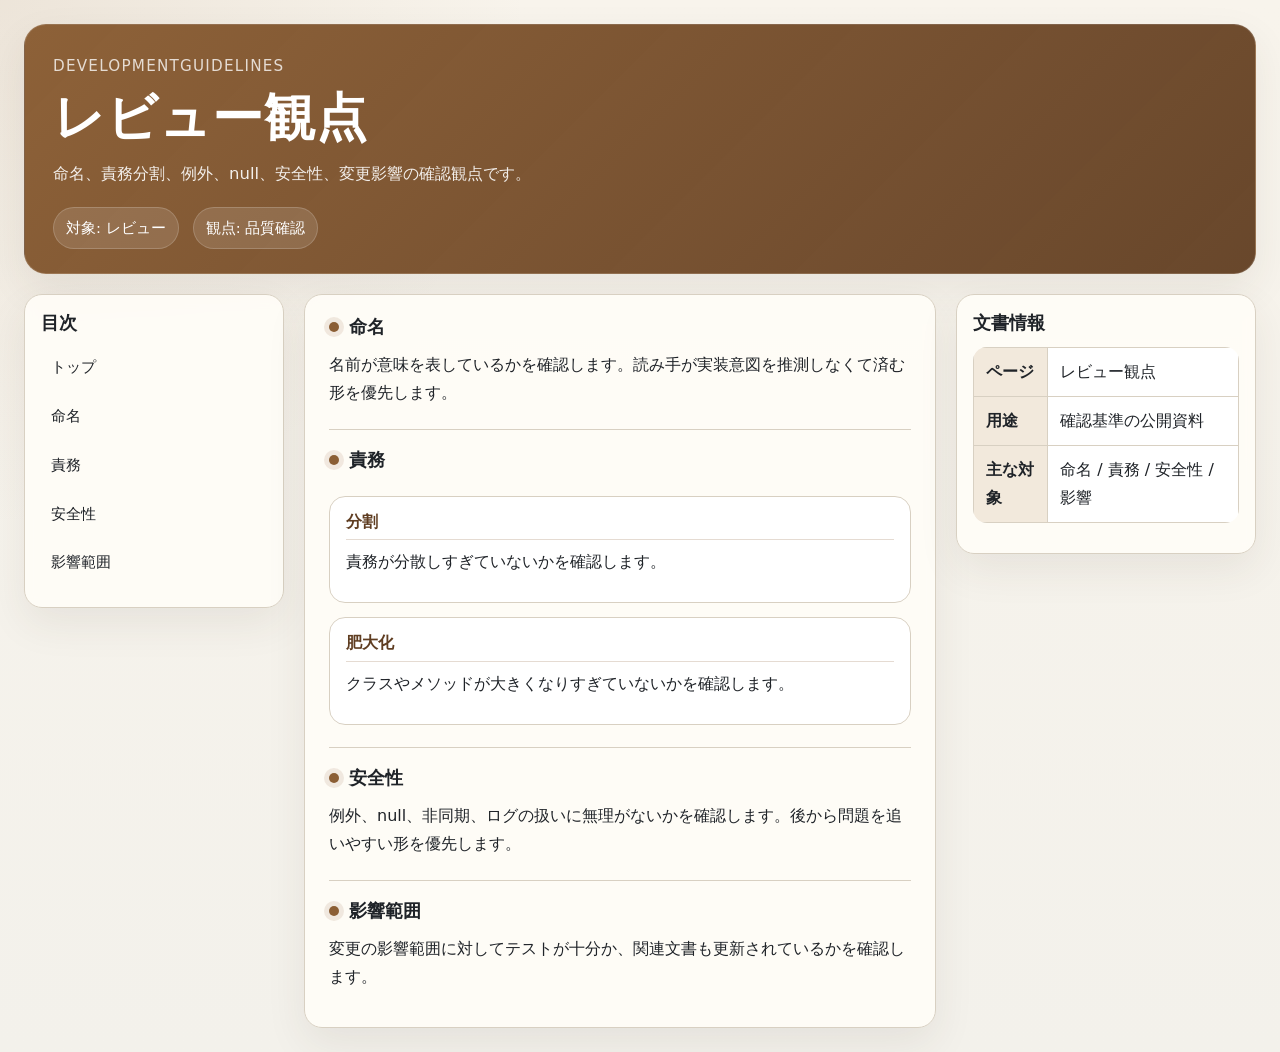
<file: HTML/review.html>
<!doctype html>
<html lang="ja">
<head>
  <meta charset="utf-8">
  <meta name="viewport" content="width=device-width, initial-scale=1">
  <title>レビュー観点</title>
  <link rel="stylesheet" href="styles.css">
</head>
<body class="detail-page">
  <div class="page">
    <header class="hero">
      <p class="eyebrow">DevelopmentGuidelines</p>
      <h1 class="title">レビュー観点</h1>
      <p class="lead">命名、責務分割、例外、null、安全性、変更影響の確認観点です。</p>
      <div class="meta">
        <span class="chip">対象: レビュー</span>
        <span class="chip">観点: 品質確認</span>
      </div>
    </header>

    <div class="layout">
      <aside class="panel">
        <h2>目次</h2>
        <ul class="toc">
          <li><a href="index.html">トップ</a></li>
          <li><a href="#naming">命名</a></li>
          <li><a href="#responsibility">責務</a></li>
          <li><a href="#safety">安全性</a></li>
          <li><a href="#impact">影響範囲</a></li>
        </ul>
      </aside>

      <main class="content">
        <section class="section" id="naming">
          <h2>命名</h2>
          <p>名前が意味を表しているかを確認します。読み手が実装意図を推測しなくて済む形を優先します。</p>
        </section>

        <section class="section" id="responsibility">
          <h2>責務</h2>
          <div class="grid">
            <div class="card"><h3>分割</h3><p>責務が分散しすぎていないかを確認します。</p></div>
            <div class="card"><h3>肥大化</h3><p>クラスやメソッドが大きくなりすぎていないかを確認します。</p></div>
          </div>
        </section>

        <section class="section" id="safety">
          <h2>安全性</h2>
          <p>例外、null、非同期、ログの扱いに無理がないかを確認します。後から問題を追いやすい形を優先します。</p>
        </section>

        <section class="section" id="impact">
          <h2>影響範囲</h2>
          <p>変更の影響範囲に対してテストが十分か、関連文書も更新されているかを確認します。</p>
        </section>
      </main>

      <aside class="summary">
        <h2>文書情報</h2>
        <table class="table">
          <tbody>
            <tr><th>ページ</th><td>レビュー観点</td></tr>
            <tr><th>用途</th><td>確認基準の公開資料</td></tr>
            <tr><th>主な対象</th><td>命名 / 責務 / 安全性 / 影響</td></tr>
          </tbody>
        </table>
      </aside>
    </div>
  </div>
</body>
</html>
</file>
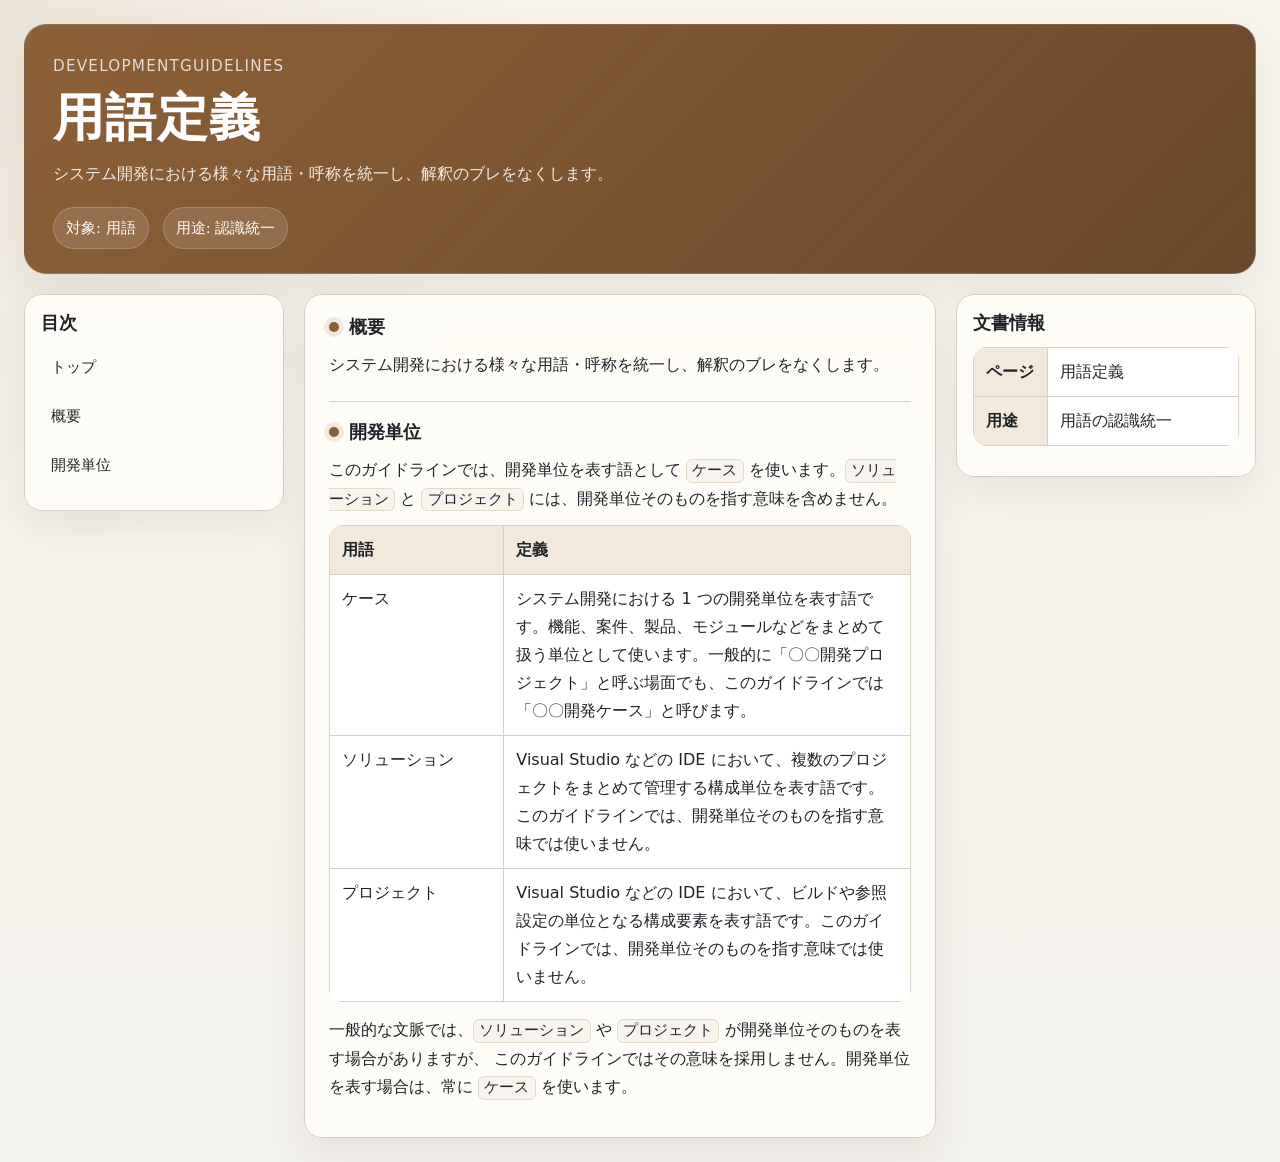
<file: HTML/terminology.html>
<!doctype html>
<html lang="ja">
<head>
  <meta charset="utf-8">
  <meta name="viewport" content="width=device-width, initial-scale=1">
  <title>用語定義</title>
  <link rel="stylesheet" href="styles.css">
</head>
<body class="detail-page">
  <div class="page">
    <header class="hero">
      <p class="eyebrow">DevelopmentGuidelines</p>
      <h1 class="title">用語定義</h1>
      <p class="lead">
        システム開発における様々な用語・呼称を統一し、解釈のブレをなくします。
      </p>
      <div class="meta">
        <span class="chip">対象: 用語</span>
        <span class="chip">用途: 認識統一</span>
      </div>
    </header>

    <div class="layout">
      <aside class="panel" aria-label="目次">
        <h2>目次</h2>
        <ul class="toc">
          <li><a href="index.html">トップ</a></li>
          <li><a href="#overview">概要</a></li>
          <li><a href="#development-unit">開発単位</a></li>
        </ul>
      </aside>

      <main class="content">
        <section class="section" id="overview">
          <h2>概要</h2>
          <p>システム開発における様々な用語・呼称を統一し、解釈のブレをなくします。</p>
        </section>

        <section class="section" id="development-unit">
          <h2>開発単位</h2>
          <p>
            このガイドラインでは、開発単位を表す語として <code>ケース</code> を使います。<code>ソリューション</code> と <code>プロジェクト</code> には、開発単位そのものを指す意味を含めません。
          </p>

          <table class="table terminology-table">
            <colgroup>
              <col style="width: 30%">
              <col style="width: 70%">
            </colgroup>
            <thead>
              <tr>
                <th>用語</th>
                <th>定義</th>
              </tr>
            </thead>
            <tbody>
              <tr>
                <td>ケース</td>
                <td>システム開発における 1 つの開発単位を表す語です。機能、案件、製品、モジュールなどをまとめて扱う単位として使います。一般的に「〇〇開発プロジェクト」と呼ぶ場面でも、このガイドラインでは「〇〇開発ケース」と呼びます。</td>
              </tr>
              <tr>
                <td>ソリューション</td>
                <td>Visual Studio などの IDE において、複数のプロジェクトをまとめて管理する構成単位を表す語です。このガイドラインでは、開発単位そのものを指す意味では使いません。</td>
              </tr>
              <tr>
                <td>プロジェクト</td>
                <td>Visual Studio などの IDE において、ビルドや参照設定の単位となる構成要素を表す語です。このガイドラインでは、開発単位そのものを指す意味では使いません。</td>
              </tr>
            </tbody>
          </table>

          <p>
            一般的な文脈では、<code>ソリューション</code> や <code>プロジェクト</code> が開発単位そのものを表す場合がありますが、
            このガイドラインではその意味を採用しません。開発単位を表す場合は、常に <code>ケース</code> を使います。
          </p>
        </section>
      </main>

      <aside class="summary">
        <h2>文書情報</h2>
        <table class="table">
          <tbody>
            <tr><th>ページ</th><td>用語定義</td></tr>
            <tr><th>用途</th><td>用語の認識統一</td></tr>
          </tbody>
        </table>
      </aside>
    </div>
  </div>
</body>
</html>
</file>
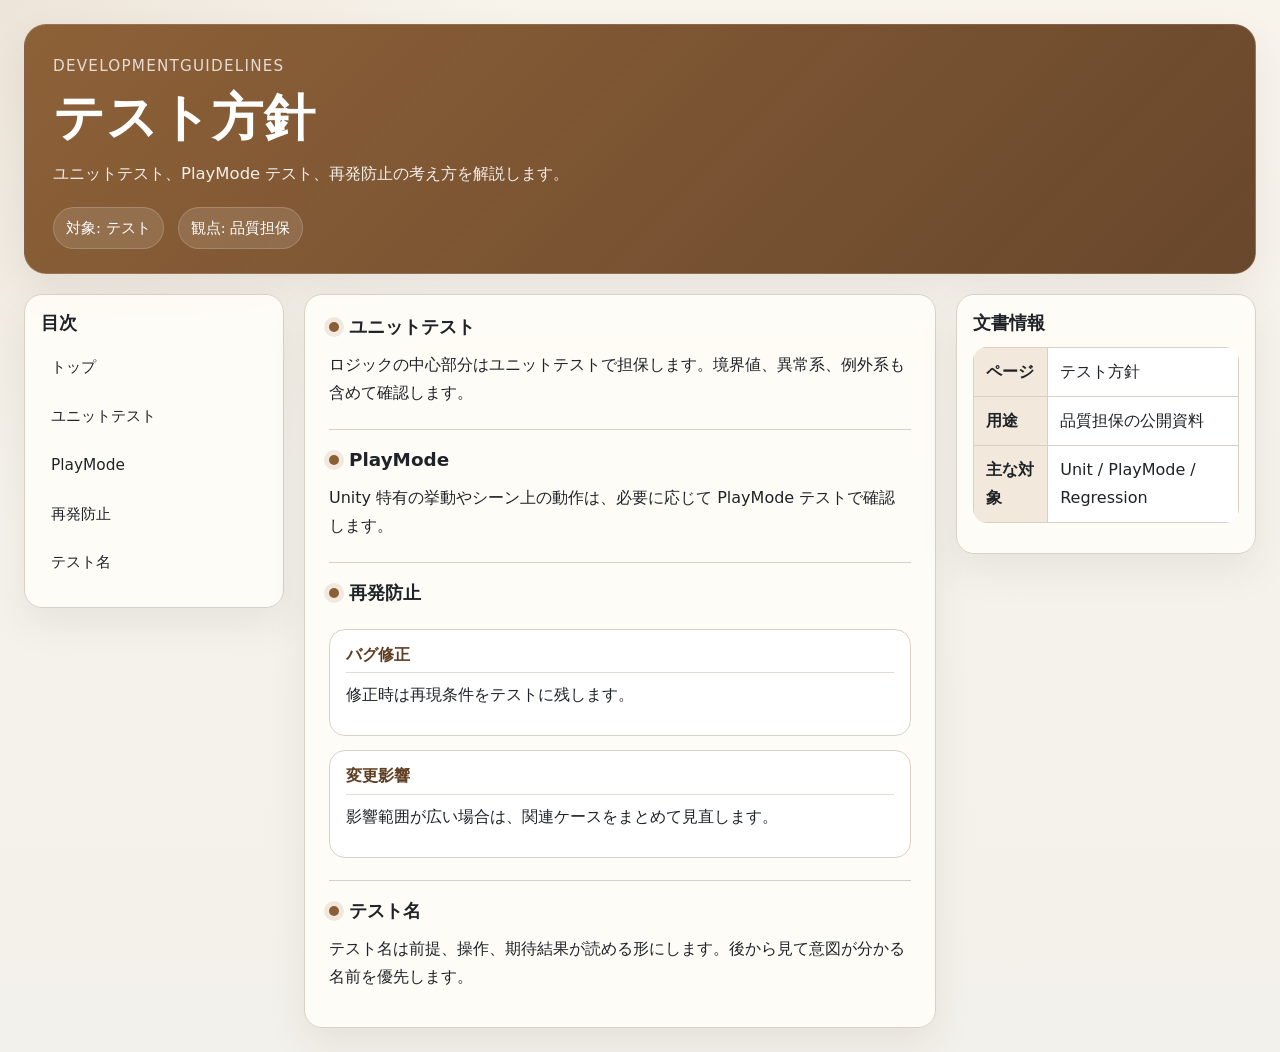
<file: HTML/testing.html>
<!doctype html>
<html lang="ja">
<head>
  <meta charset="utf-8">
  <meta name="viewport" content="width=device-width, initial-scale=1">
  <title>テスト方針</title>
  <link rel="stylesheet" href="styles.css">
</head>
<body class="detail-page">
  <div class="page">
    <header class="hero">
      <p class="eyebrow">DevelopmentGuidelines</p>
      <h1 class="title">テスト方針</h1>
      <p class="lead">ユニットテスト、PlayMode テスト、再発防止の考え方を解説します。</p>
      <div class="meta">
        <span class="chip">対象: テスト</span>
        <span class="chip">観点: 品質担保</span>
      </div>
    </header>

    <div class="layout">
      <aside class="panel">
        <h2>目次</h2>
        <ul class="toc">
          <li><a href="index.html">トップ</a></li>
          <li><a href="#unit">ユニットテスト</a></li>
          <li><a href="#playmode">PlayMode</a></li>
          <li><a href="#regression">再発防止</a></li>
          <li><a href="#naming">テスト名</a></li>
        </ul>
      </aside>

      <main class="content">
        <section class="section" id="unit">
          <h2>ユニットテスト</h2>
          <p>ロジックの中心部分はユニットテストで担保します。境界値、異常系、例外系も含めて確認します。</p>
        </section>

        <section class="section" id="playmode">
          <h2>PlayMode</h2>
          <p>Unity 特有の挙動やシーン上の動作は、必要に応じて PlayMode テストで確認します。</p>
        </section>

        <section class="section" id="regression">
          <h2>再発防止</h2>
          <div class="grid">
            <div class="card"><h3>バグ修正</h3><p>修正時は再現条件をテストに残します。</p></div>
            <div class="card"><h3>変更影響</h3><p>影響範囲が広い場合は、関連ケースをまとめて見直します。</p></div>
          </div>
        </section>

        <section class="section" id="naming">
          <h2>テスト名</h2>
          <p>テスト名は前提、操作、期待結果が読める形にします。後から見て意図が分かる名前を優先します。</p>
        </section>
      </main>

      <aside class="summary">
        <h2>文書情報</h2>
        <table class="table">
          <tbody>
            <tr><th>ページ</th><td>テスト方針</td></tr>
            <tr><th>用途</th><td>品質担保の公開資料</td></tr>
            <tr><th>主な対象</th><td>Unit / PlayMode / Regression</td></tr>
          </tbody>
        </table>
      </aside>
    </div>
  </div>
</body>
</html>
</file>
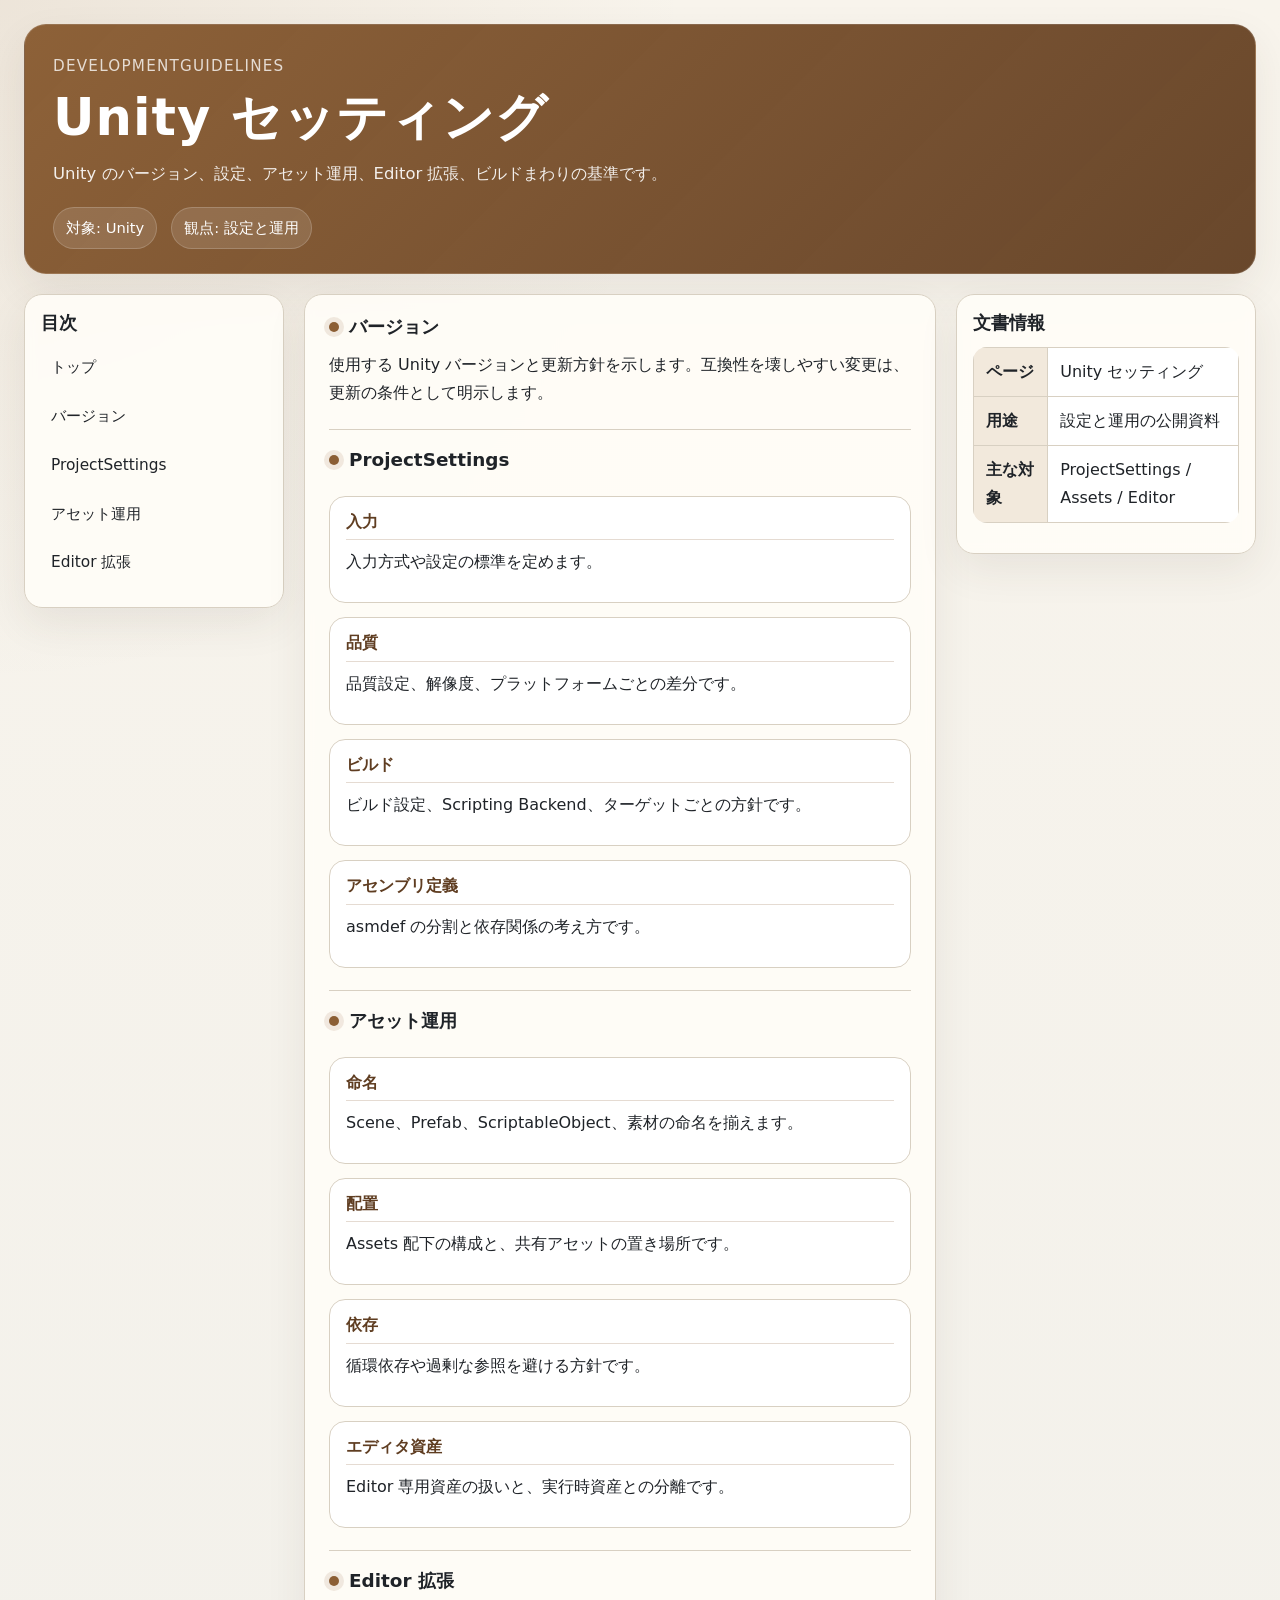
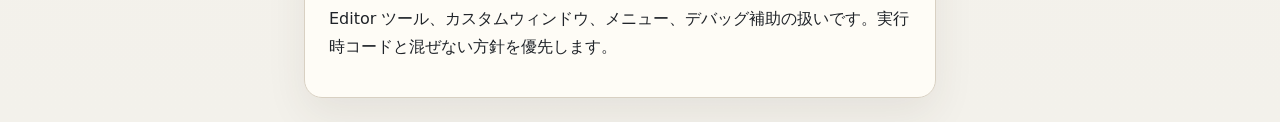
<file: HTML/unity.html>
<!doctype html>
<html lang="ja">
<head>
  <meta charset="utf-8">
  <meta name="viewport" content="width=device-width, initial-scale=1">
  <title>Unity セッティング</title>
  <link rel="stylesheet" href="styles.css">
</head>
<body class="detail-page">
  <div class="page">
    <header class="hero">
      <p class="eyebrow">DevelopmentGuidelines</p>
      <h1 class="title">Unity セッティング</h1>
      <p class="lead">Unity のバージョン、設定、アセット運用、Editor 拡張、ビルドまわりの基準です。</p>
      <div class="meta">
        <span class="chip">対象: Unity</span>
        <span class="chip">観点: 設定と運用</span>
      </div>
    </header>

    <div class="layout">
      <aside class="panel">
        <h2>目次</h2>
        <ul class="toc">
          <li><a href="index.html">トップ</a></li>
          <li><a href="#version">バージョン</a></li>
          <li><a href="#project-settings">ProjectSettings</a></li>
          <li><a href="#assets">アセット運用</a></li>
          <li><a href="#editor">Editor 拡張</a></li>
        </ul>
      </aside>

      <main class="content">
        <section class="section" id="version">
          <h2>バージョン</h2>
          <p>使用する Unity バージョンと更新方針を示します。互換性を壊しやすい変更は、更新の条件として明示します。</p>
        </section>

        <section class="section" id="project-settings">
          <h2>ProjectSettings</h2>
          <div class="grid">
            <div class="card"><h3>入力</h3><p>入力方式や設定の標準を定めます。</p></div>
            <div class="card"><h3>品質</h3><p>品質設定、解像度、プラットフォームごとの差分です。</p></div>
            <div class="card"><h3>ビルド</h3><p>ビルド設定、Scripting Backend、ターゲットごとの方針です。</p></div>
            <div class="card"><h3>アセンブリ定義</h3><p>asmdef の分割と依存関係の考え方です。</p></div>
          </div>
        </section>

        <section class="section" id="assets">
          <h2>アセット運用</h2>
          <div class="grid">
            <div class="card"><h3>命名</h3><p>Scene、Prefab、ScriptableObject、素材の命名を揃えます。</p></div>
            <div class="card"><h3>配置</h3><p>Assets 配下の構成と、共有アセットの置き場所です。</p></div>
            <div class="card"><h3>依存</h3><p>循環依存や過剰な参照を避ける方針です。</p></div>
            <div class="card"><h3>エディタ資産</h3><p>Editor 専用資産の扱いと、実行時資産との分離です。</p></div>
          </div>
        </section>

        <section class="section" id="editor">
          <h2>Editor 拡張</h2>
          <p>Editor ツール、カスタムウィンドウ、メニュー、デバッグ補助の扱いです。実行時コードと混ぜない方針を優先します。</p>
        </section>
      </main>

      <aside class="summary">
        <h2>文書情報</h2>
        <table class="table">
          <tbody>
            <tr><th>ページ</th><td>Unity セッティング</td></tr>
            <tr><th>用途</th><td>設定と運用の公開資料</td></tr>
            <tr><th>主な対象</th><td>ProjectSettings / Assets / Editor</td></tr>
          </tbody>
        </table>
      </aside>
    </div>
  </div>
</body>
</html>
</file>
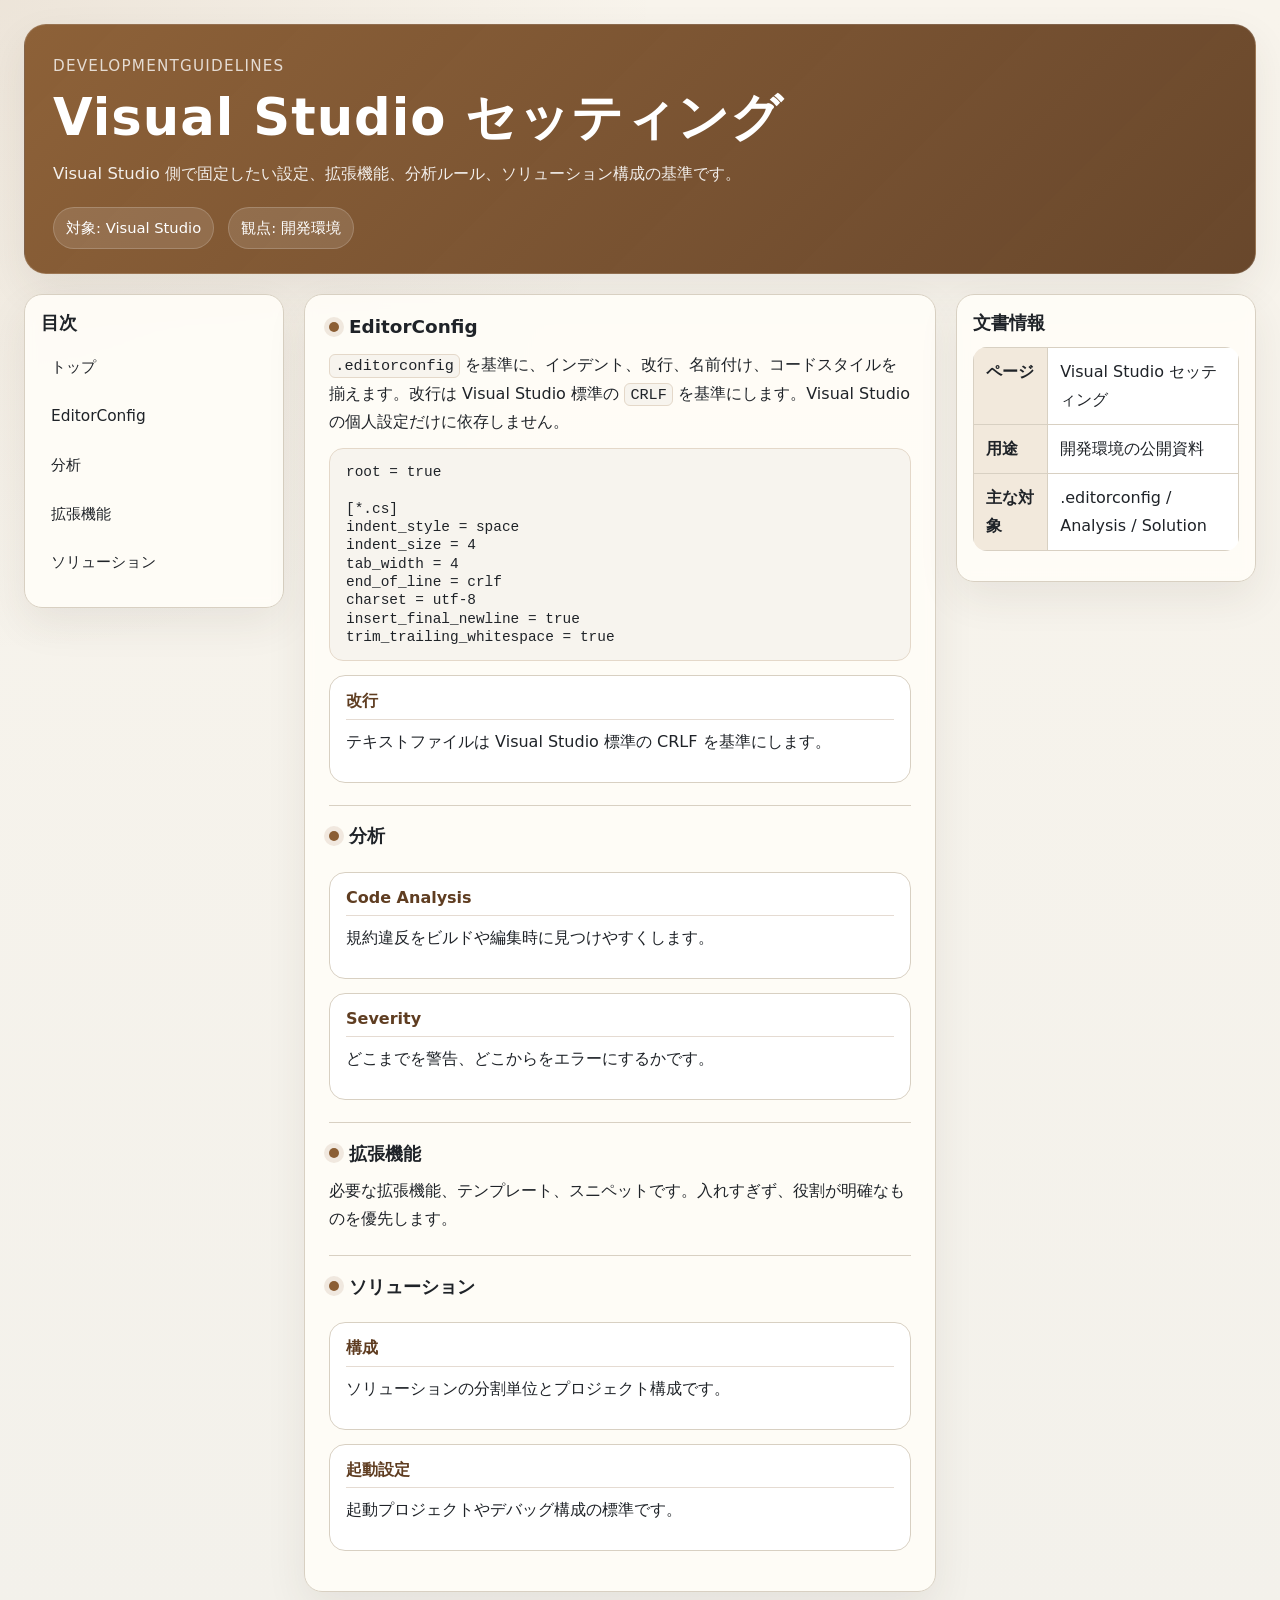
<file: HTML/visual-studio.html>
<!doctype html>
<html lang="ja">
<head>
  <meta charset="utf-8">
  <meta name="viewport" content="width=device-width, initial-scale=1">
  <title>Visual Studio セッティング</title>
  <link rel="stylesheet" href="styles.css">
</head>
<body class="detail-page">
  <div class="page">
    <header class="hero">
      <p class="eyebrow">DevelopmentGuidelines</p>
      <h1 class="title">Visual Studio セッティング</h1>
      <p class="lead">Visual Studio 側で固定したい設定、拡張機能、分析ルール、ソリューション構成の基準です。</p>
      <div class="meta">
        <span class="chip">対象: Visual Studio</span>
        <span class="chip">観点: 開発環境</span>
      </div>
    </header>

    <div class="layout">
      <aside class="panel">
        <h2>目次</h2>
        <ul class="toc">
          <li><a href="index.html">トップ</a></li>
          <li><a href="#editorconfig">EditorConfig</a></li>
          <li><a href="#analysis">分析</a></li>
          <li><a href="#extensions">拡張機能</a></li>
          <li><a href="#solution">ソリューション</a></li>
        </ul>
      </aside>

      <main class="content">
        <section class="section" id="editorconfig">
          <h2>EditorConfig</h2>
          <p><code>.editorconfig</code> を基準に、インデント、改行、名前付け、コードスタイルを揃えます。改行は Visual Studio 標準の <code>CRLF</code> を基準にします。Visual Studio の個人設定だけに依存しません。</p>
          <pre><code class="language-ini">root = true

[*.cs]
indent_style = space
indent_size = 4
tab_width = 4
end_of_line = crlf
charset = utf-8
insert_final_newline = true
trim_trailing_whitespace = true</code></pre>
          <div class="grid">
            <div class="card"><h3>改行</h3><p>テキストファイルは Visual Studio 標準の CRLF を基準にします。</p></div>
          </div>
        </section>

        <section class="section" id="analysis">
          <h2>分析</h2>
          <div class="grid">
            <div class="card"><h3>Code Analysis</h3><p>規約違反をビルドや編集時に見つけやすくします。</p></div>
            <div class="card"><h3>Severity</h3><p>どこまでを警告、どこからをエラーにするかです。</p></div>
          </div>
        </section>

        <section class="section" id="extensions">
          <h2>拡張機能</h2>
          <p>必要な拡張機能、テンプレート、スニペットです。入れすぎず、役割が明確なものを優先します。</p>
        </section>

        <section class="section" id="solution">
          <h2>ソリューション</h2>
          <div class="grid">
            <div class="card"><h3>構成</h3><p>ソリューションの分割単位とプロジェクト構成です。</p></div>
            <div class="card"><h3>起動設定</h3><p>起動プロジェクトやデバッグ構成の標準です。</p></div>
          </div>
        </section>
      </main>

      <aside class="summary">
        <h2>文書情報</h2>
        <table class="table">
          <tbody>
            <tr><th>ページ</th><td>Visual Studio セッティング</td></tr>
            <tr><th>用途</th><td>開発環境の公開資料</td></tr>
            <tr><th>主な対象</th><td>.editorconfig / Analysis / Solution</td></tr>
          </tbody>
        </table>
      </aside>
    </div>
  </div>
</body>
</html>
</file>
<file: HTML/styles.css>
:root {
  color-scheme: light;
  --bg: #f3f1eb;
  --paper: #fffdf8;
  --paper-strong: #ffffff;
  --text: #1f2328;
  --muted: #5e646d;
  --border: #d8d0c2;
  --border-strong: #c1b39b;
  --accent: #8b5e34;
  --accent-soft: #f4eadf;
  --accent-ink: #5f3d21;
  --code-bg: #f7f4ee;
  --shadow: 0 16px 40px rgba(66, 50, 34, 0.08);
}

* { box-sizing: border-box; }
html { scroll-behavior: smooth; }
body {
  margin: 0;
  background:
    radial-gradient(circle at top left, rgba(139, 94, 52, 0.10), transparent 32%),
    linear-gradient(180deg, #f8f4ec 0%, var(--bg) 100%);
  color: var(--text);
  font: 16px/1.75 "Yu Gothic UI", "Meiryo", system-ui, sans-serif;
}

a { color: var(--accent); text-decoration: none; }
a:hover { text-decoration: underline; }

.page {
  max-width: 1400px;
  margin: 0 auto;
  padding: 24px;
}

.hero {
  background: linear-gradient(135deg, rgba(139, 94, 52, 0.98), rgba(96, 61, 33, 0.95));
  color: #fff;
  border: 1px solid rgba(255, 255, 255, 0.14);
  border-radius: 22px;
  padding: 28px 28px 24px;
  box-shadow: var(--shadow);
}

.eyebrow {
  margin: 0 0 8px;
  color: rgba(255, 255, 255, 0.78);
  font-size: 0.95rem;
  letter-spacing: 0.08em;
  text-transform: uppercase;
}

.title {
  margin: 0;
  font-size: clamp(2rem, 4vw, 3.2rem);
  line-height: 1.15;
  letter-spacing: 0.02em;
}

.lead {
  max-width: 980px;
  margin: 14px 0 0;
  color: rgba(255, 255, 255, 0.9);
  font-size: 1.03rem;
}

.meta {
  display: flex;
  flex-wrap: wrap;
  gap: 10px 14px;
  margin-top: 18px;
}

.chip {
  display: inline-flex;
  align-items: center;
  gap: 8px;
  padding: 7px 12px;
  border-radius: 999px;
  background: rgba(255, 255, 255, 0.12);
  border: 1px solid rgba(255, 255, 255, 0.18);
  color: #fff;
  font-size: 0.92rem;
}

.layout {
  display: grid;
  grid-template-columns: 260px minmax(0, 1fr) 300px;
  gap: 20px;
  align-items: start;
  margin-top: 20px;
}

.panel,
.content,
.summary {
  background: rgba(255, 253, 248, 0.9);
  border: 1px solid var(--border);
  border-radius: 18px;
  box-shadow: var(--shadow);
  backdrop-filter: blur(6px);
}

.panel {
  position: sticky;
  top: 16px;
  padding: 16px;
}

.panel h2,
.summary h2,
.content h2 {
  margin: 0 0 12px;
  font-size: 1.15rem;
  line-height: 1.3;
}

.toc {
  list-style: none;
  margin: 0;
  padding: 0;
  font-size: 0.96rem;
}

.toc li + li { margin-top: 2px; }
.toc a {
  display: block;
  padding: 7px 10px;
  border-radius: 10px;
  color: var(--text);
}

.toc a:hover {
  background: var(--accent-soft);
  text-decoration: none;
}

.content {
  padding: 0 24px 24px;
  min-width: 0;
}

.section {
  padding-top: 16px;
  margin-top: 22px;
  border-top: 1px solid var(--border);
}

.section:first-of-type {
  margin-top: 18px;
  border-top: 0;
  padding-top: 0;
}

.section h2 {
  display: inline-flex;
  align-items: center;
  gap: 10px;
}

.section h2::before {
  content: "";
  width: 10px;
  height: 10px;
  border-radius: 999px;
  background: var(--accent);
  box-shadow: 0 0 0 5px rgba(139, 94, 52, 0.12);
}

.content h3 {
  margin: 28px 0 12px;
  padding-bottom: 6px;
  border-bottom: 1px solid rgba(139, 94, 52, 0.22);
  color: var(--accent-ink);
  font-size: 1.08rem;
  line-height: 1.4;
}

.content h4 {
  margin: 22px 0 10px;
  padding-left: 12px;
  border-left: 4px solid rgba(139, 94, 52, 0.42);
  color: var(--text);
  font-size: 0.98rem;
  line-height: 1.45;
}

.callout {
  margin: 0 0 14px;
  padding: 14px 16px;
  border-radius: 14px;
  background: var(--accent-soft);
  border: 1px solid rgba(139, 94, 52, 0.18);
  color: var(--accent-ink);
}

.section-toggle {
  margin: 0;
}

.section-toggle > summary {
  display: inline-flex;
  align-items: center;
  gap: 8px;
  margin: 0 0 14px;
  padding: 8px 12px;
  border: 1px solid var(--border);
  border-radius: 999px;
  background: var(--paper-strong);
  color: var(--muted);
  cursor: pointer;
  user-select: none;
  list-style: none;
  font-size: 0.92rem;
}

.section-toggle > summary::-webkit-details-marker {
  display: none;
}

.section-toggle > summary::before {
  content: "▶";
  font-size: 0.8rem;
  transition: transform 0.2s ease;
}

.section-toggle[open] > summary::before {
  transform: rotate(90deg);
}

.section-toggle > summary:hover {
  background: var(--accent-soft);
  color: var(--accent-ink);
}

.sample-toggle > summary::before {
  display: none;
}

.sample-toggle > summary .label-open {
  display: none;
}

.sample-toggle[open] > summary {
  background: var(--accent);
  border-color: var(--accent);
  color: #fff;
}

.sample-toggle[open] > summary:hover {
  background: var(--accent);
  color: #fff;
}

.sample-toggle[open] > summary .label-closed {
  display: none;
}

.sample-toggle[open] > summary .label-open {
  display: inline;
}

.section-body > :last-child {
  margin-bottom: 0;
}

.tabs {
  margin-top: 8px;
}

.tabs > input {
  position: absolute;
  opacity: 0;
  pointer-events: none;
}

.tab-controls {
  display: flex;
  flex-wrap: wrap;
  gap: 8px;
  margin: 0 0 16px;
}

.tab-controls label {
  display: inline-flex;
  align-items: center;
  padding: 8px 12px;
  border: 1px solid var(--border);
  border-radius: 999px;
  background: var(--paper-strong);
  color: var(--muted);
  cursor: pointer;
  user-select: none;
  font-size: 0.92rem;
  transition: background 0.2s ease, color 0.2s ease, border-color 0.2s ease;
}

.tab-controls label:hover {
  background: var(--accent-soft);
  color: var(--accent-ink);
}

.tab-panel {
  display: none;
}

.tabs.toggle-tabs[data-open="true"] > input:nth-of-type(1):checked ~ .tab-controls label:nth-of-type(1),
.tabs.toggle-tabs[data-open="true"] > input:nth-of-type(2):checked ~ .tab-controls label:nth-of-type(2),
.tabs.toggle-tabs[data-open="true"] > input:nth-of-type(3):checked ~ .tab-controls label:nth-of-type(3),
.tabs.toggle-tabs[data-open="true"] > input:nth-of-type(4):checked ~ .tab-controls label:nth-of-type(4),
.tabs.toggle-tabs[data-open="true"] > input:nth-of-type(5):checked ~ .tab-controls label:nth-of-type(5),
.tabs.toggle-tabs[data-open="true"] > input:nth-of-type(6):checked ~ .tab-controls label:nth-of-type(6) {
  background: var(--accent);
  border-color: var(--accent);
  color: #fff;
}

.tabs:not(.toggle-tabs) > input:nth-of-type(1):checked ~ .tab-controls label:nth-of-type(1),
.tabs:not(.toggle-tabs) > input:nth-of-type(2):checked ~ .tab-controls label:nth-of-type(2),
.tabs:not(.toggle-tabs) > input:nth-of-type(3):checked ~ .tab-controls label:nth-of-type(3),
.tabs:not(.toggle-tabs) > input:nth-of-type(4):checked ~ .tab-controls label:nth-of-type(4),
.tabs:not(.toggle-tabs) > input:nth-of-type(5):checked ~ .tab-controls label:nth-of-type(5),
.tabs:not(.toggle-tabs) > input:nth-of-type(6):checked ~ .tab-controls label:nth-of-type(6) {
  background: var(--accent);
  border-color: var(--accent);
  color: #fff;
}

.tabs.toggle-tabs[data-open="true"] > input:nth-of-type(1):checked ~ .tab-panels .tab-panel:nth-of-type(1),
.tabs.toggle-tabs[data-open="true"] > input:nth-of-type(2):checked ~ .tab-panels .tab-panel:nth-of-type(2),
.tabs.toggle-tabs[data-open="true"] > input:nth-of-type(3):checked ~ .tab-panels .tab-panel:nth-of-type(3),
.tabs.toggle-tabs[data-open="true"] > input:nth-of-type(4):checked ~ .tab-panels .tab-panel:nth-of-type(4),
.tabs.toggle-tabs[data-open="true"] > input:nth-of-type(5):checked ~ .tab-panels .tab-panel:nth-of-type(5),
.tabs.toggle-tabs[data-open="true"] > input:nth-of-type(6):checked ~ .tab-panels .tab-panel:nth-of-type(6) {
  display: block;
}

.tabs:not(.toggle-tabs) > input:nth-of-type(1):checked ~ .tab-panels .tab-panel:nth-of-type(1),
.tabs:not(.toggle-tabs) > input:nth-of-type(2):checked ~ .tab-panels .tab-panel:nth-of-type(2),
.tabs:not(.toggle-tabs) > input:nth-of-type(3):checked ~ .tab-panels .tab-panel:nth-of-type(3),
.tabs:not(.toggle-tabs) > input:nth-of-type(4):checked ~ .tab-panels .tab-panel:nth-of-type(4),
.tabs:not(.toggle-tabs) > input:nth-of-type(5):checked ~ .tab-panels .tab-panel:nth-of-type(5),
.tabs:not(.toggle-tabs) > input:nth-of-type(6):checked ~ .tab-panels .tab-panel:nth-of-type(6) {
  display: block;
}

.tab-panel > :last-child {
  margin-bottom: 0;
}

p { margin: 0 0 12px; }
ul, ol {
  margin: 0 0 14px 22px;
  padding: 0;
}

li { margin: 0 0 8px; }

.grid {
  display: grid;
  grid-template-columns: repeat(2, minmax(0, 1fr));
  gap: 14px;
  margin: 12px 0 16px;
}

.detail-page .grid {
  grid-template-columns: 1fr;
}

.card {
  background: var(--paper-strong);
  border: 1px solid var(--border);
  border-radius: 16px;
  padding: 14px 16px;
}

.notes-section .note-card {
  background: var(--code-bg);
  border: 1px solid #e4d8c9;
  border-radius: 14px;
  padding: 14px 16px;
}

.notes-section .note-card + .note-card {
  margin-top: 14px;
}

.notes-section .note-card h3 {
  margin: 0 0 10px;
  font-size: 1rem;
}

.terminology-table th {
  width: 30%;
}

.card h3 {
  margin: 0 0 8px;
  font-size: 1rem;
}

.card h4 {
  margin: 0 0 8px;
  font-size: 0.98rem;
}

.diagram-pyramid {
  margin: 12px 0 16px;
  padding: 12px;
  border: 1px solid var(--border);
  border-radius: 18px;
  background: linear-gradient(180deg, rgba(244, 234, 223, 0.45), rgba(255, 253, 248, 0.95));
}

.diagram-placeholder {
  min-height: 320px;
  display: flex;
  align-items: center;
  justify-content: center;
  border: 2px dashed var(--border-strong);
  border-radius: 14px;
  background: rgba(255, 253, 248, 0.88);
  color: var(--muted);
  font-size: 1rem;
}

.table {
  width: 100%;
  border-collapse: collapse;
  margin: 10px 0 14px;
  overflow: hidden;
  border-radius: 14px;
  background: var(--paper-strong);
}

.table th,
.table td {
  border: 1px solid var(--border);
  padding: 10px 12px;
  text-align: left;
  vertical-align: top;
}

.table th {
  background: #f2e9dc;
  width: 28%;
}

code, pre {
  font-family: ui-monospace, SFMono-Regular, Consolas, "Liberation Mono", monospace;
  font-size: 0.95em;
}

code {
  background: var(--code-bg);
  padding: 0.12em 0.35em;
  border: 1px solid #e4d8c9;
  border-radius: 6px;
}

pre code {
  background: transparent;
  padding: 0;
  border: 0;
  border-radius: 0;
}

pre {
  background: var(--code-bg);
  border: 1px solid #e4d8c9;
  border-radius: 14px;
  padding: 14px 16px;
  overflow: auto;
  margin: 0 0 14px;
  line-height: 1.2;
}

.summary {
  padding: 16px;
}

.summary ul {
  margin-left: 18px;
}

.footer {
  margin-top: 18px;
  padding-top: 12px;
  border-top: 1px solid var(--border);
  color: var(--muted);
  font-size: 0.92rem;
}

@media (max-width: 1120px) {
  .layout { grid-template-columns: 1fr; }
  .panel { position: static; }
}

@media (max-width: 720px) {
  .page { padding: 12px; }
  .hero { padding: 22px 18px 18px; border-radius: 18px; }
  .content { padding: 0 16px 18px; }
  .grid { grid-template-columns: 1fr; }
  .table th { width: auto; }
}
</file>
